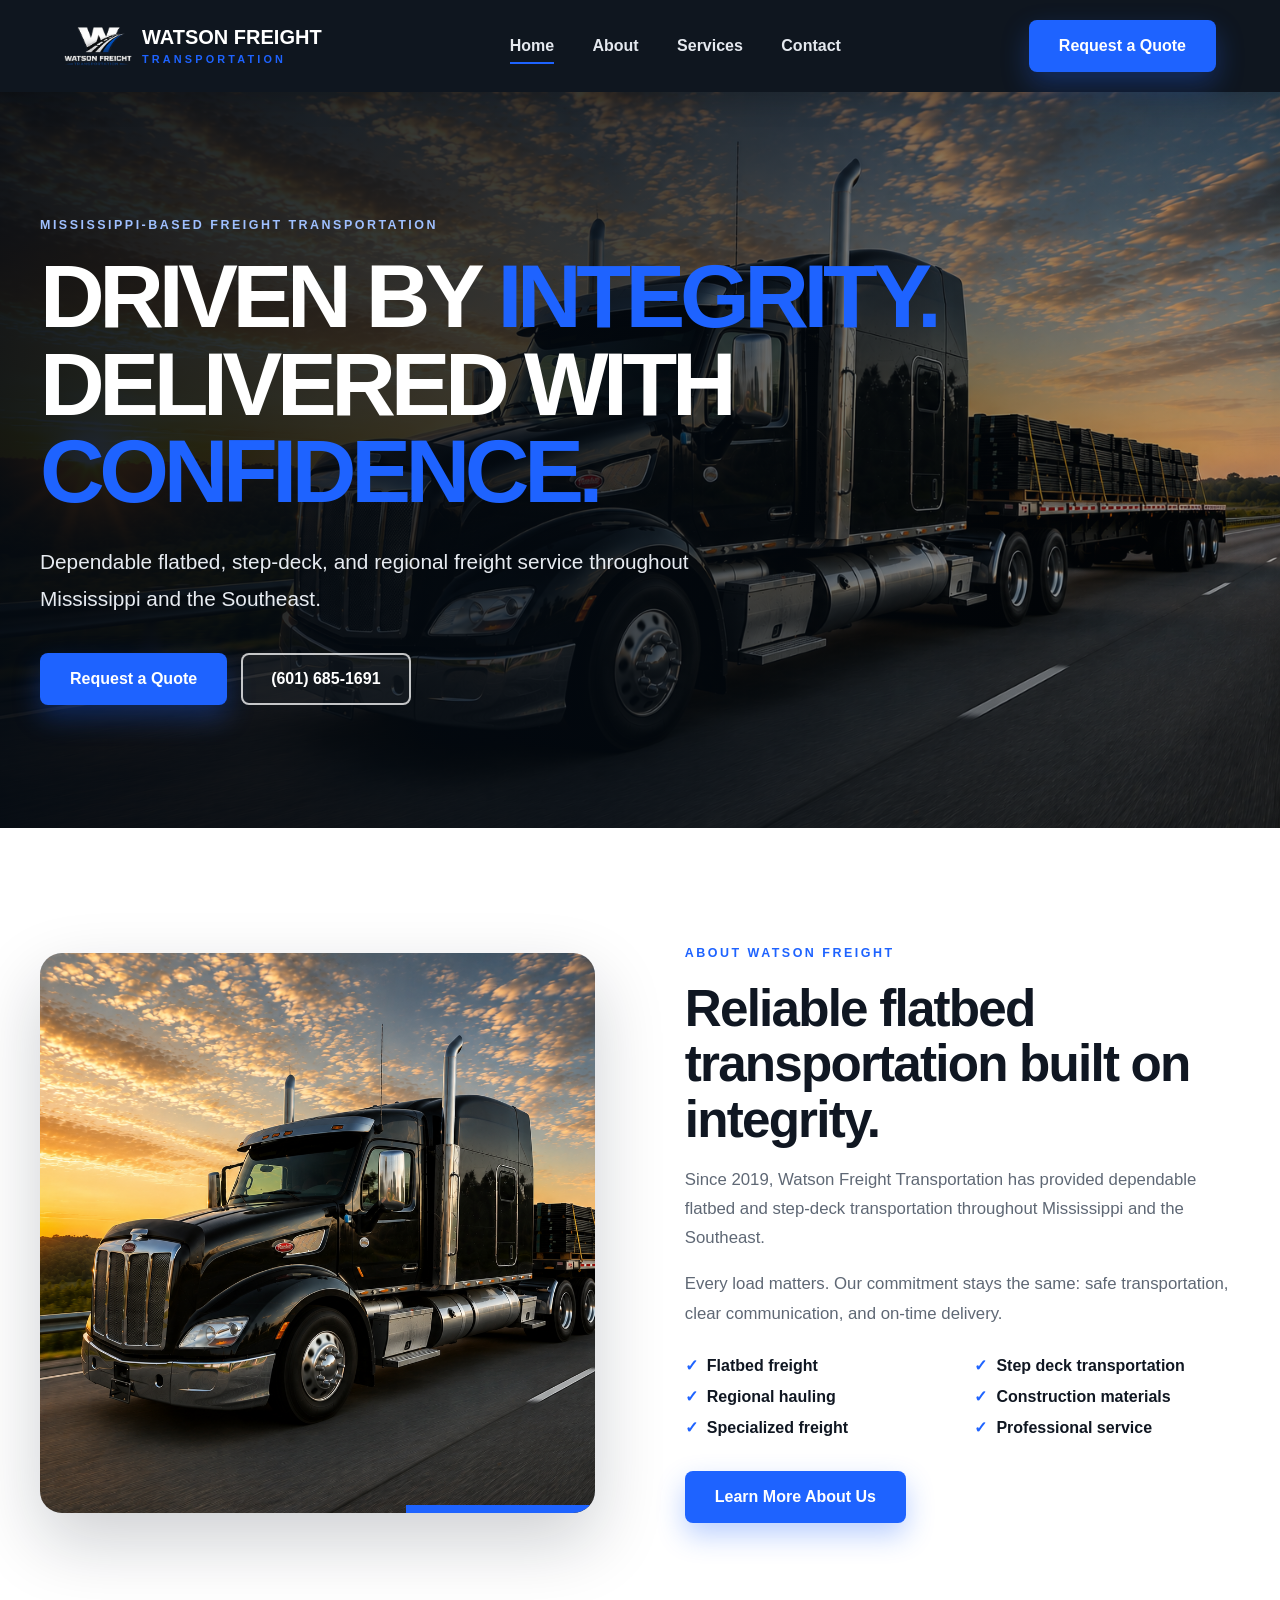
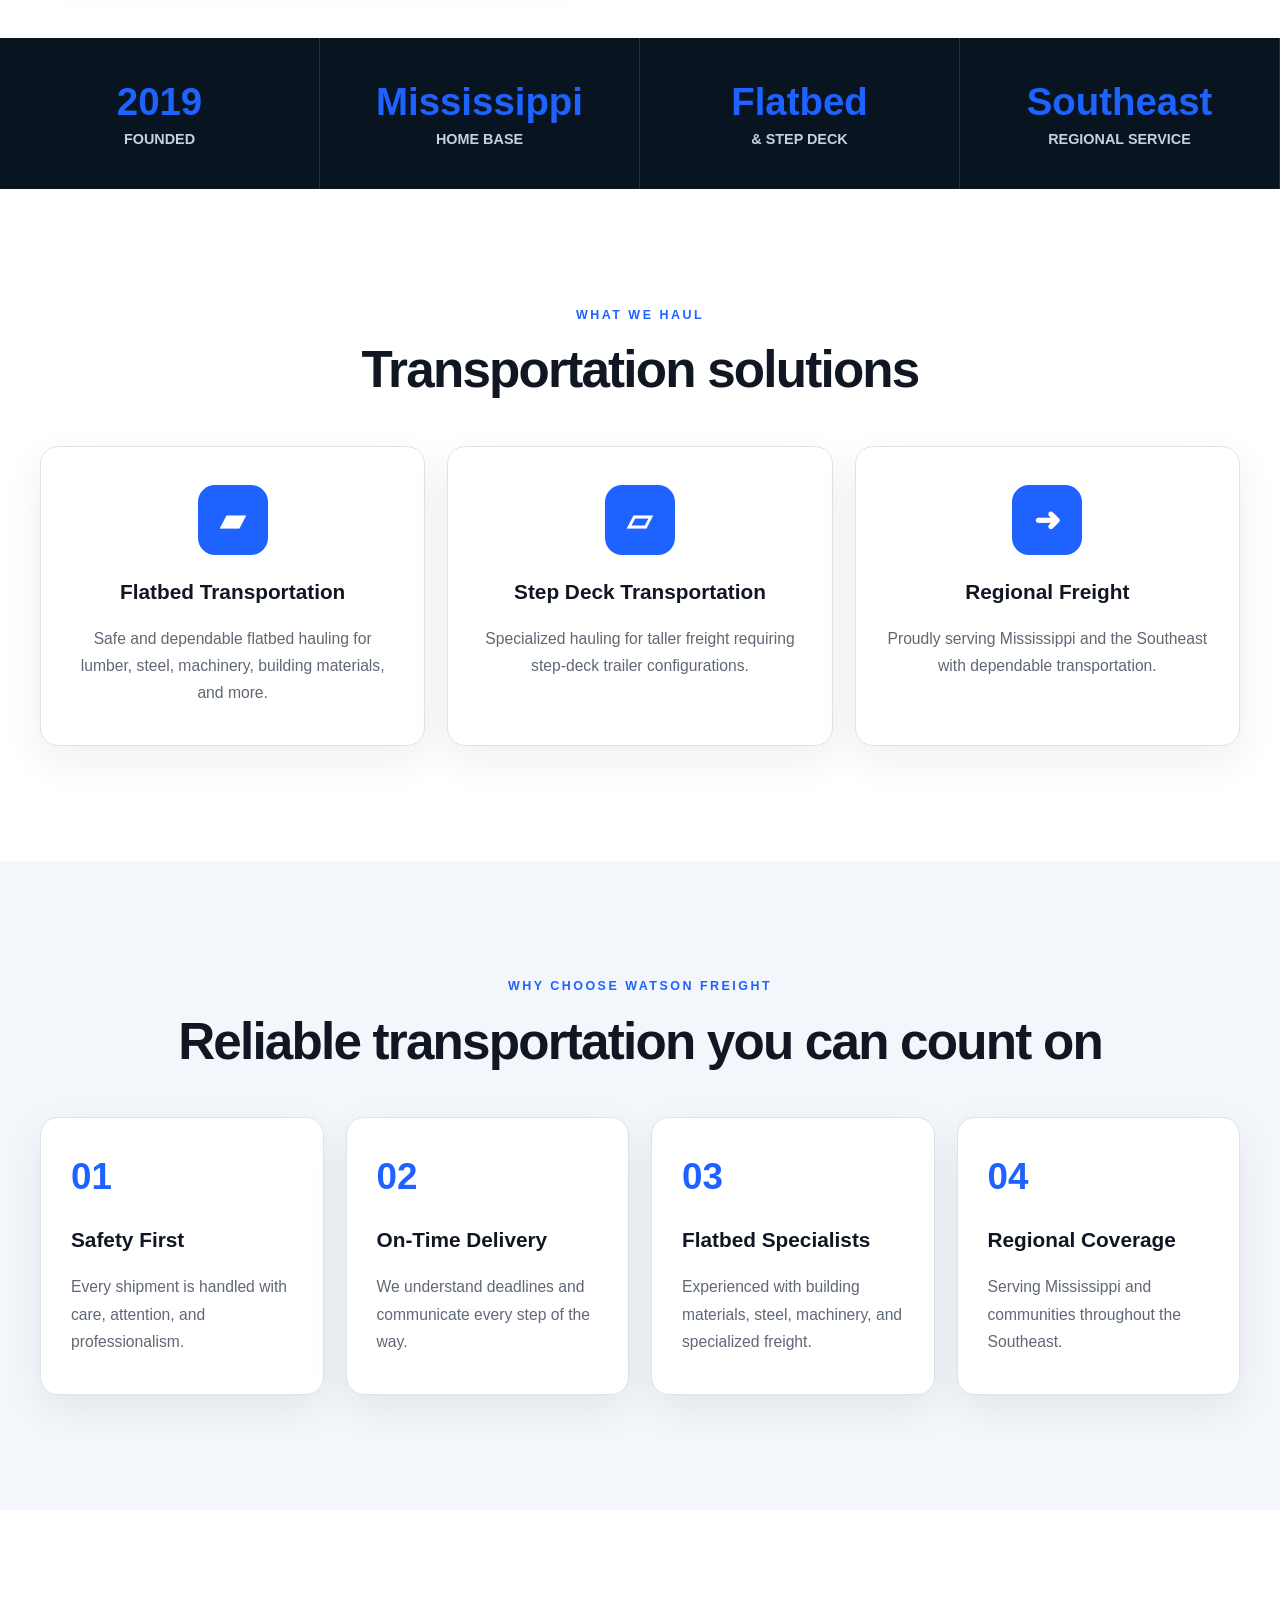
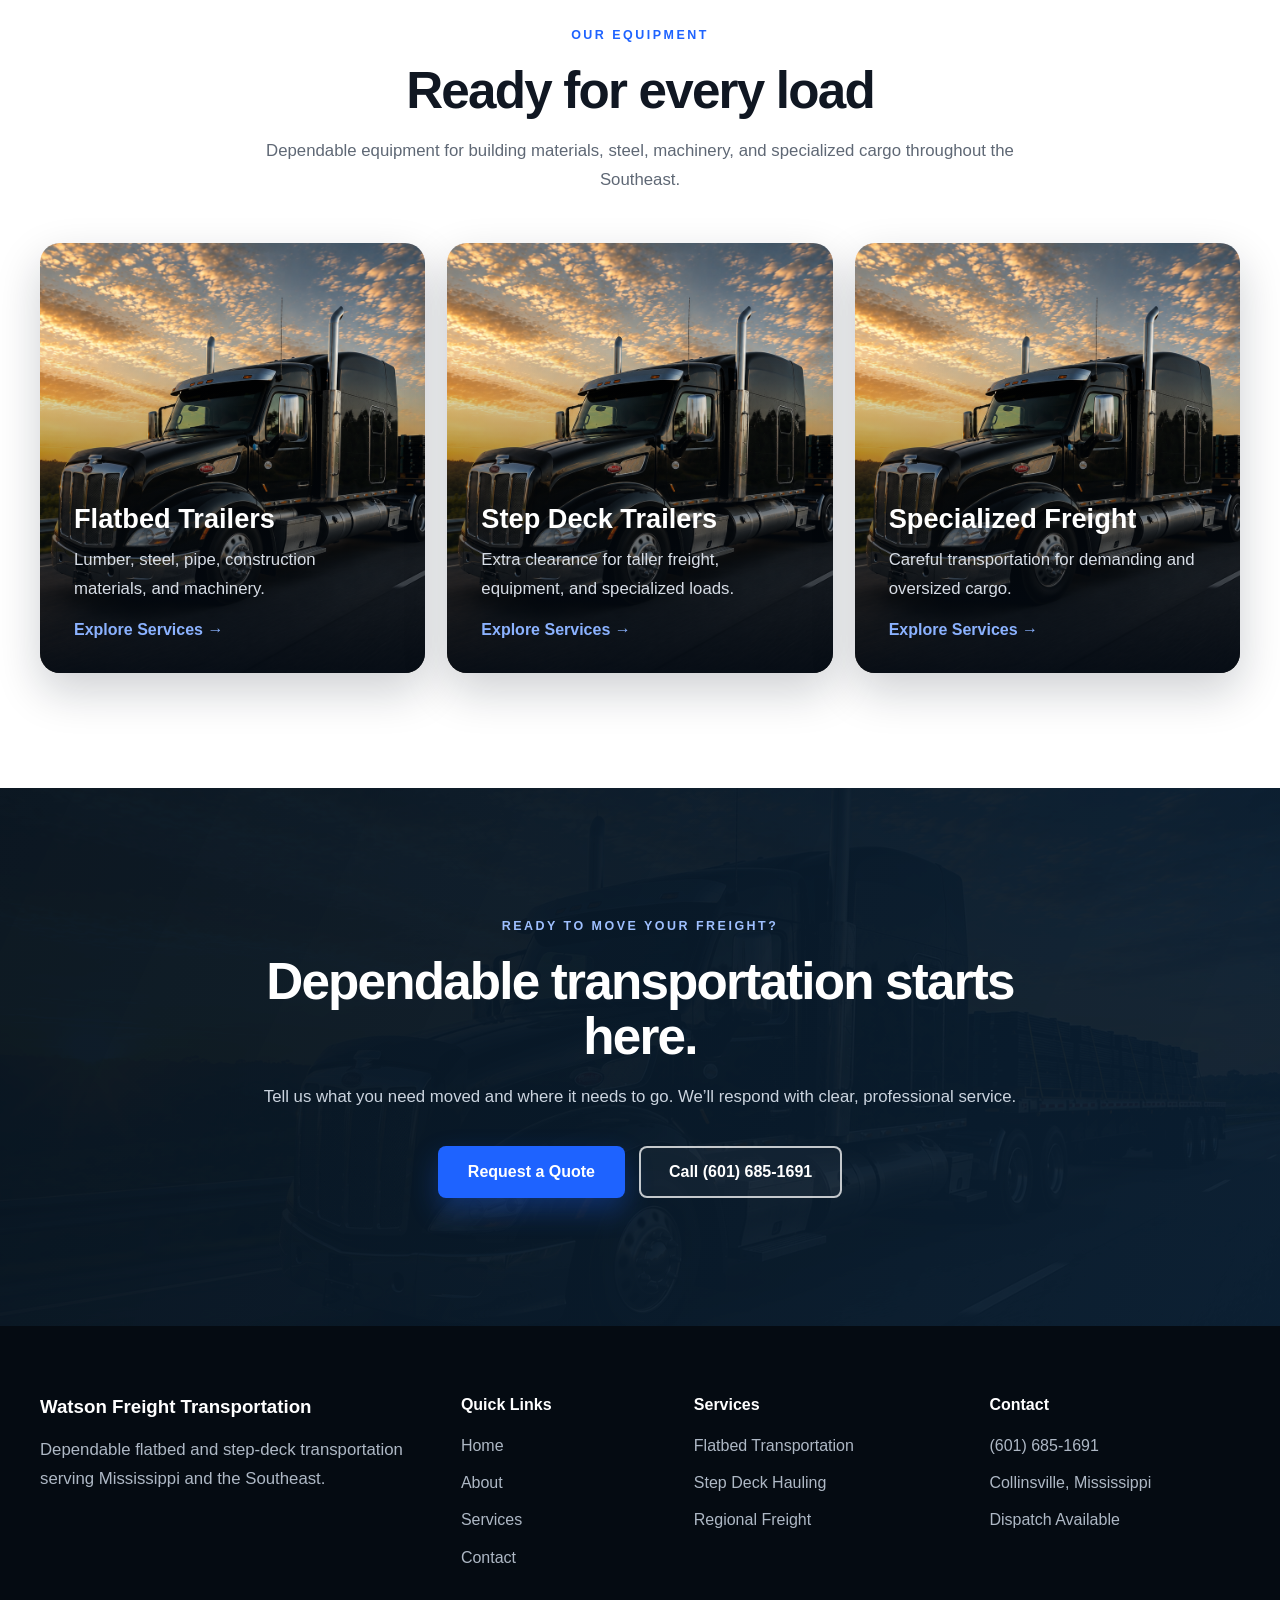
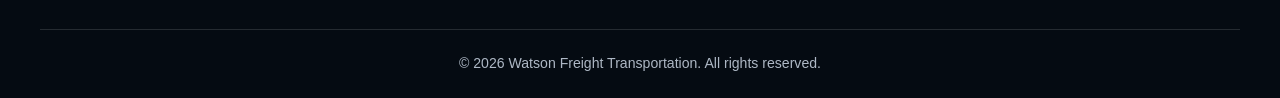
<file: index.html>
<!doctype html>
<html lang="en">
<head>
  <meta charset="utf-8">
  <meta name="viewport" content="width=device-width, initial-scale=1">
  <title>Watson Freight Transportation</title>
  <meta name="description" content="Dependable flatbed, step-deck, and regional freight transportation serving Mississippi and the Southeast.">
  <meta name="theme-color" content="#081521">
  <link rel="icon" href="images/watson-logo.png">
  <link rel="stylesheet" href="style.css">
</head>
<body>
<link rel="preload" as="image" href="images/watson-logo.png"/><link rel="preload" as="image" href="images/truck1.jpg"/><main><header class="site-header"><a class="brand" href="index.html" aria-label="Watson Freight home"><img src="images/watson-logo.png" alt=""/><span><strong>Watson Freight</strong><small>Transportation</small></span></a><nav aria-label="Main navigation"><a class="active" href="index.html">Home</a><a href="about.html">About</a><a href="services.html">Services</a><a href="contact.html">Contact</a></nav><a class="button button-primary header-quote" href="quote.html">Request a Quote</a></header><section class="hero"><div class="hero-shade"></div><div class="hero-inner"><p class="eyebrow light">Mississippi-based freight transportation</p><h1>Driven by <span>integrity.</span><br/>Delivered with <span>confidence.</span></h1><p class="hero-copy">Dependable flatbed, step-deck, and regional freight service throughout Mississippi and the Southeast.</p><div class="button-row"><a class="button button-primary" href="quote.html">Request a Quote</a><a class="button button-outline" href="tel:6016851691">(601) 685-1691</a></div></div></section><section class="split-section section"><div class="image-frame"><img src="images/truck1.jpg" alt="Watson Freight truck and trailer"/></div><div><p class="eyebrow">About Watson Freight</p><h2>Reliable flatbed transportation built on integrity.</h2><p>Since 2019, Watson Freight Transportation has provided dependable flatbed and step-deck transportation throughout Mississippi and the Southeast.</p><p>Every load matters. Our commitment stays the same: safe transportation, clear communication, and on-time delivery.</p><ul class="check-list"><li>Flatbed freight</li><li>Step deck transportation</li><li>Regional hauling</li><li>Construction materials</li><li>Specialized freight</li><li>Professional service</li></ul><a class="button button-primary" href="about.html">Learn More About Us</a></div></section><section class="fact-strip" aria-label="Company facts"><div><strong>2019</strong><span>Founded</span></div><div><strong>Mississippi</strong><span>Home Base</span></div><div><strong>Flatbed</strong><span>&amp; Step Deck</span></div><div><strong>Southeast</strong><span>Regional Service</span></div></section><section class="section centered"><p class="eyebrow">What We Haul</p><h2>Transportation solutions</h2><div class="card-grid three"><article class="service-card"><span class="service-icon" aria-hidden="true">▰</span><h3>Flatbed Transportation</h3><p>Safe and dependable flatbed hauling for lumber, steel, machinery, building materials, and more.</p></article><article class="service-card"><span class="service-icon" aria-hidden="true">▱</span><h3>Step Deck Transportation</h3><p>Specialized hauling for taller freight requiring step-deck trailer configurations.</p></article><article class="service-card"><span class="service-icon" aria-hidden="true">➜</span><h3>Regional Freight</h3><p>Proudly serving Mississippi and the Southeast with dependable transportation.</p></article></div></section><section class="section section-muted centered"><p class="eyebrow">Why Choose Watson Freight</p><h2>Reliable transportation you can count on</h2><div class="card-grid four"><article class="feature-card"><span class="number">01</span><h3>Safety First</h3><p>Every shipment is handled with care, attention, and professionalism.</p></article><article class="feature-card"><span class="number">02</span><h3>On-Time Delivery</h3><p>We understand deadlines and communicate every step of the way.</p></article><article class="feature-card"><span class="number">03</span><h3>Flatbed Specialists</h3><p>Experienced with building materials, steel, machinery, and specialized freight.</p></article><article class="feature-card"><span class="number">04</span><h3>Regional Coverage</h3><p>Serving Mississippi and communities throughout the Southeast.</p></article></div></section><section class="section centered"><p class="eyebrow">Our Equipment</p><h2>Ready for every load</h2><p class="section-intro">Dependable equipment for building materials, steel, machinery, and specialized cargo throughout the Southeast.</p><div class="equipment-grid"><article class="equipment-card equipment-1"><div><h3>Flatbed Trailers</h3><p>Lumber, steel, pipe, construction materials, and machinery.</p><a href="services.html">Explore Services →</a></div></article><article class="equipment-card equipment-2"><div><h3>Step Deck Trailers</h3><p>Extra clearance for taller freight, equipment, and specialized loads.</p><a href="services.html">Explore Services →</a></div></article><article class="equipment-card equipment-3"><div><h3>Specialized Freight</h3><p>Careful transportation for demanding and oversized cargo.</p><a href="services.html">Explore Services →</a></div></article></div></section><section class="cta"><p class="eyebrow light">Ready to move your freight?</p><h2>Dependable transportation starts here.</h2><p>Tell us what you need moved and where it needs to go. We’ll respond with clear, professional service.</p><div class="button-row centered-row"><a class="button button-primary" href="quote.html">Request a Quote</a><a class="button button-outline" href="tel:6016851691">Call (601) 685-1691</a></div></section><footer class="footer"><div class="footer-grid"><div><h3>Watson Freight Transportation</h3><p>Dependable flatbed and step-deck transportation serving Mississippi and the Southeast.</p></div><div><h4>Quick Links</h4><a href="index.html">Home</a><a href="about.html">About</a><a href="services.html">Services</a><a href="contact.html">Contact</a></div><div><h4>Services</h4><span>Flatbed Transportation</span><span>Step Deck Hauling</span><span>Regional Freight</span></div><div><h4>Contact</h4><a href="tel:6016851691">(601) 685-1691</a><span>Collinsville, Mississippi</span><span>Dispatch Available</span></div></div><p class="copyright">© 2026 Watson Freight Transportation. All rights reserved.</p></footer></main>
<script src="main.js" defer></script>
</body>
</html>
</file>
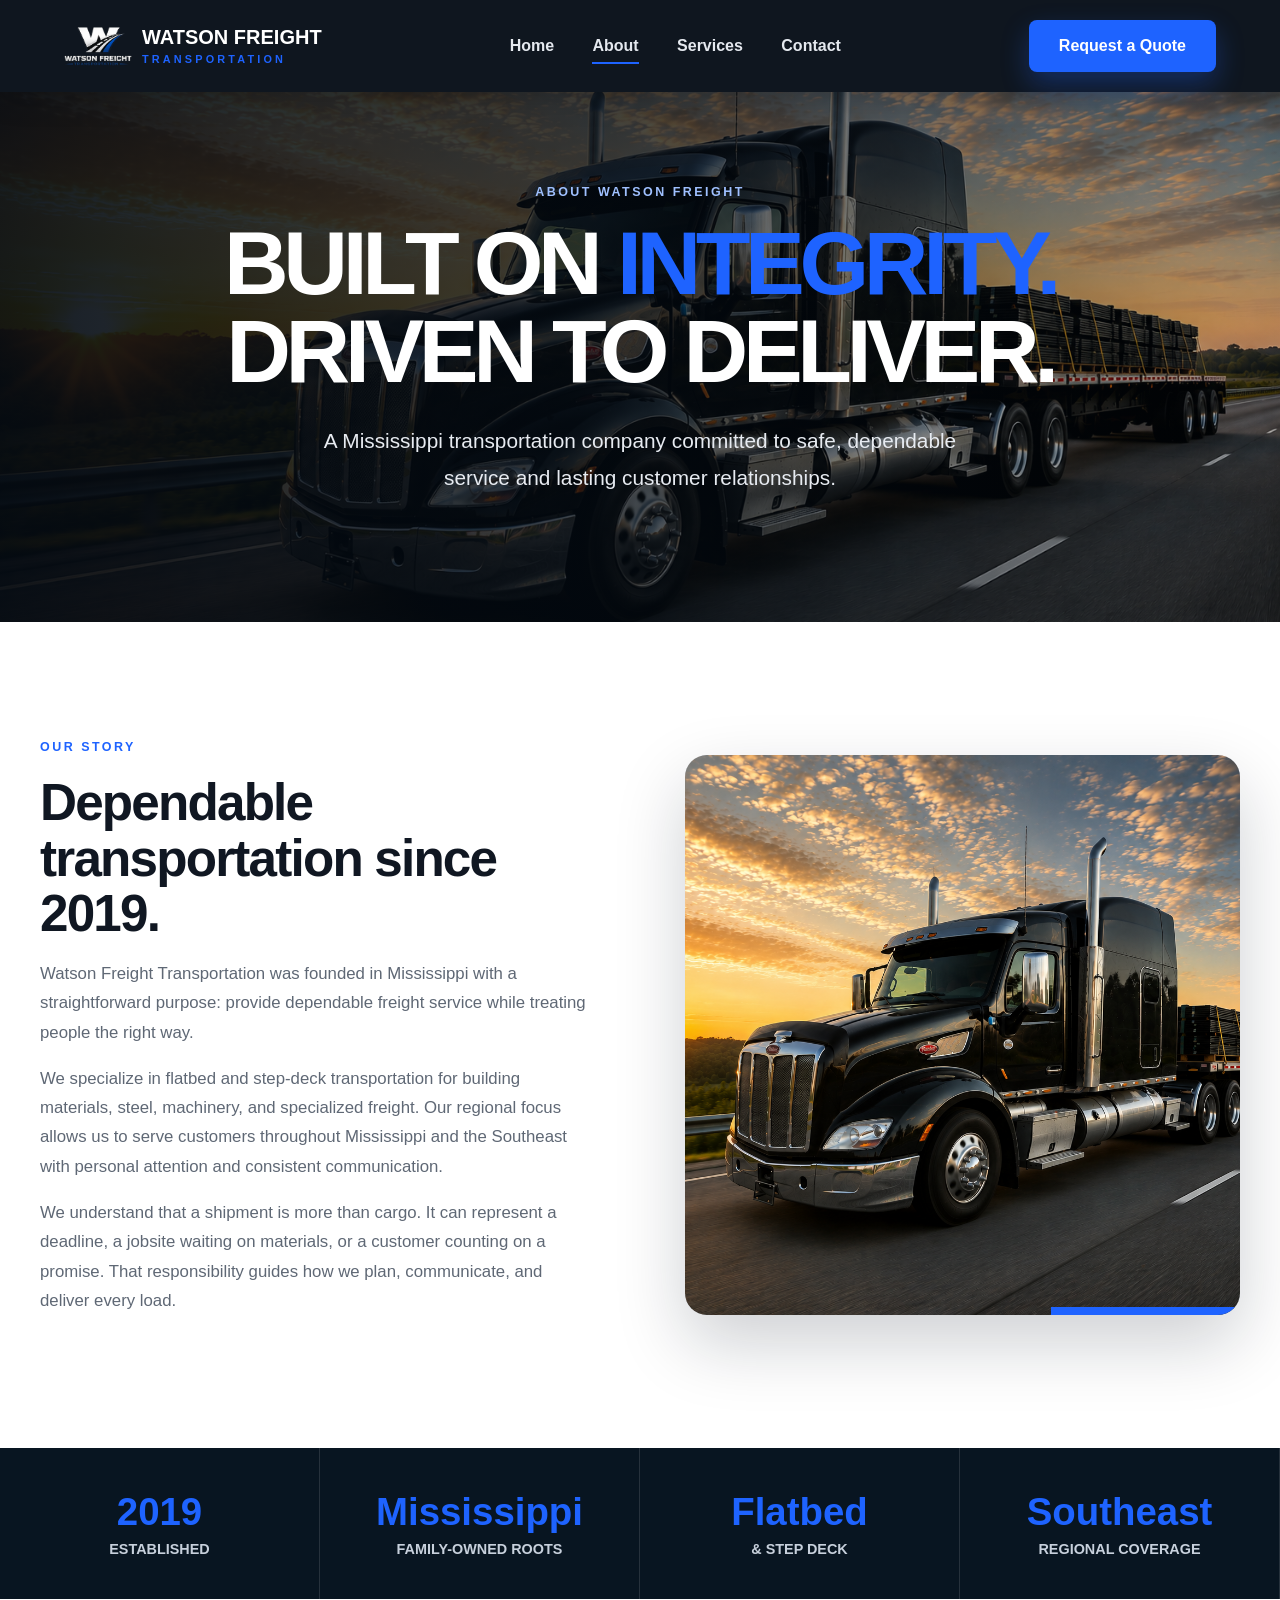
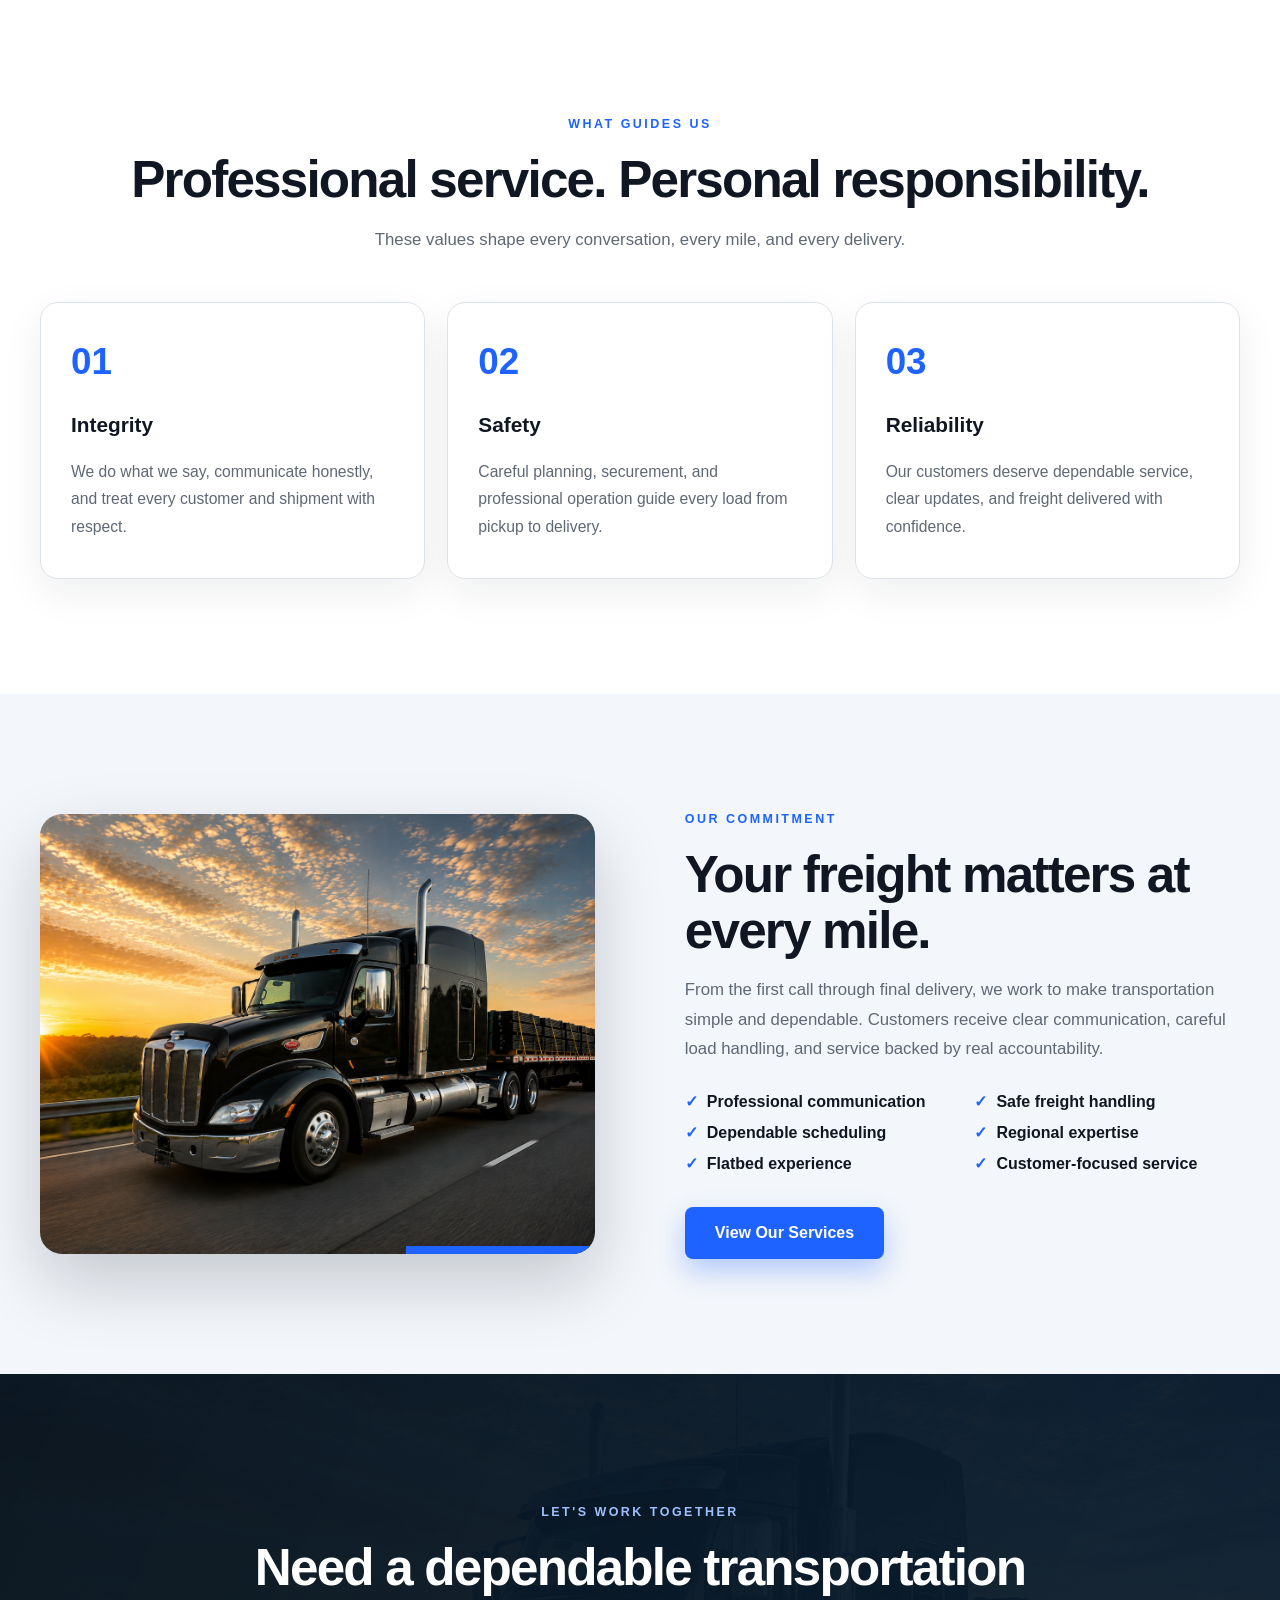
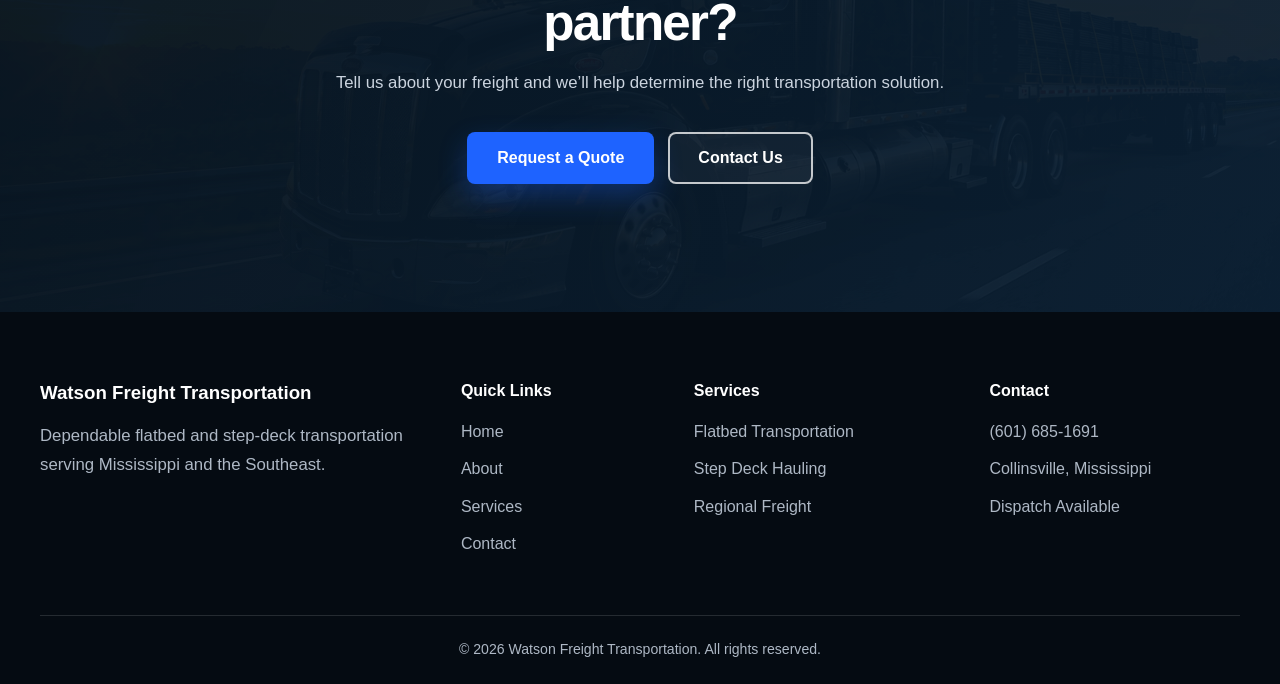
<file: about.html>
<!doctype html>
<html lang="en">
<head>
  <meta charset="utf-8">
  <meta name="viewport" content="width=device-width, initial-scale=1">
  <title>About Us | Watson Freight Transportation</title>
  <meta name="description" content="Learn about Watson Freight Transportation and our commitment to integrity, safety, and dependable service.">
  <meta name="theme-color" content="#081521">
  <link rel="icon" href="images/watson-logo.png">
  <link rel="stylesheet" href="style.css">
</head>
<body>
<link rel="preload" as="image" href="images/watson-logo.png"/><link rel="preload" as="image" href="images/hero-truck.jpg"/><link rel="preload" as="image" href="images/truck1.jpg"/><main><header class="site-header"><a class="brand" href="index.html" aria-label="Watson Freight home"><img src="images/watson-logo.png" alt=""/><span><strong>Watson Freight</strong><small>Transportation</small></span></a><nav aria-label="Main navigation"><a href="index.html">Home</a><a class="active" href="about.html">About</a><a href="services.html">Services</a><a href="contact.html">Contact</a></nav><a class="button button-primary header-quote" href="quote.html">Request a Quote</a></header><section class="hero" style="min-height:520px;background-position:center 58%"><div class="hero-shade"></div><div class="hero-inner" style="text-align:center"><p class="eyebrow light">About Watson Freight</p><h1 style="max-width:1000px;margin-inline:auto;font-size:clamp(3rem, 7vw, 5.8rem)">Built on <span>integrity.</span><br/>Driven to deliver.</h1><p class="hero-copy" style="margin-inline:auto">A Mississippi transportation company committed to safe, dependable service and lasting customer relationships.</p></div></section><section class="section split-section"><div><p class="eyebrow">Our Story</p><h2>Dependable transportation since 2019.</h2><p>Watson Freight Transportation was founded in Mississippi with a straightforward purpose: provide dependable freight service while treating people the right way.</p><p>We specialize in flatbed and step-deck transportation for building materials, steel, machinery, and specialized freight. Our regional focus allows us to serve customers throughout Mississippi and the Southeast with personal attention and consistent communication.</p><p>We understand that a shipment is more than cargo. It can represent a deadline, a jobsite waiting on materials, or a customer counting on a promise. That responsibility guides how we plan, communicate, and deliver every load.</p></div><div class="image-frame"><img src="images/hero-truck.jpg" alt="Watson Freight truck prepared for transport"/></div></section><section class="fact-strip" aria-label="Watson Freight company facts"><div><strong>2019</strong><span>Established</span></div><div><strong>Mississippi</strong><span>Family-Owned Roots</span></div><div><strong>Flatbed</strong><span>&amp; Step Deck</span></div><div><strong>Southeast</strong><span>Regional Coverage</span></div></section><section class="section centered"><p class="eyebrow">What Guides Us</p><h2>Professional service. Personal responsibility.</h2><p class="section-intro">These values shape every conversation, every mile, and every delivery.</p><div class="card-grid three"><article class="feature-card"><span class="number">01</span><h3>Integrity</h3><p>We do what we say, communicate honestly, and treat every customer and shipment with respect.</p></article><article class="feature-card"><span class="number">02</span><h3>Safety</h3><p>Careful planning, securement, and professional operation guide every load from pickup to delivery.</p></article><article class="feature-card"><span class="number">03</span><h3>Reliability</h3><p>Our customers deserve dependable service, clear updates, and freight delivered with confidence.</p></article></div></section><section class="section section-muted split-section"><div class="image-frame" style="min-height:440px"><img src="images/truck1.jpg" alt="Flatbed freight transportation" style="min-height:440px"/></div><div><p class="eyebrow">Our Commitment</p><h2>Your freight matters at every mile.</h2><p>From the first call through final delivery, we work to make transportation simple and dependable. Customers receive clear communication, careful load handling, and service backed by real accountability.</p><ul class="check-list"><li>Professional communication</li><li>Safe freight handling</li><li>Dependable scheduling</li><li>Regional expertise</li><li>Flatbed experience</li><li>Customer-focused service</li></ul><a class="button button-primary" href="services.html">View Our Services</a></div></section><section class="cta"><p class="eyebrow light">Let&#x27;s Work Together</p><h2>Need a dependable transportation partner?</h2><p>Tell us about your freight and we’ll help determine the right transportation solution.</p><div class="button-row centered-row"><a class="button button-primary" href="quote.html">Request a Quote</a><a class="button button-outline" href="contact.html">Contact Us</a></div></section><footer class="footer"><div class="footer-grid"><div><h3>Watson Freight Transportation</h3><p>Dependable flatbed and step-deck transportation serving Mississippi and the Southeast.</p></div><div><h4>Quick Links</h4><a href="index.html">Home</a><a href="about.html">About</a><a href="services.html">Services</a><a href="contact.html">Contact</a></div><div><h4>Services</h4><span>Flatbed Transportation</span><span>Step Deck Hauling</span><span>Regional Freight</span></div><div><h4>Contact</h4><a href="tel:6016851691">(601) 685-1691</a><span>Collinsville, Mississippi</span><span>Dispatch Available</span></div></div><p class="copyright">© 2026 Watson Freight Transportation. All rights reserved.</p></footer></main>
<script src="main.js" defer></script>
</body>
</html>
</file>
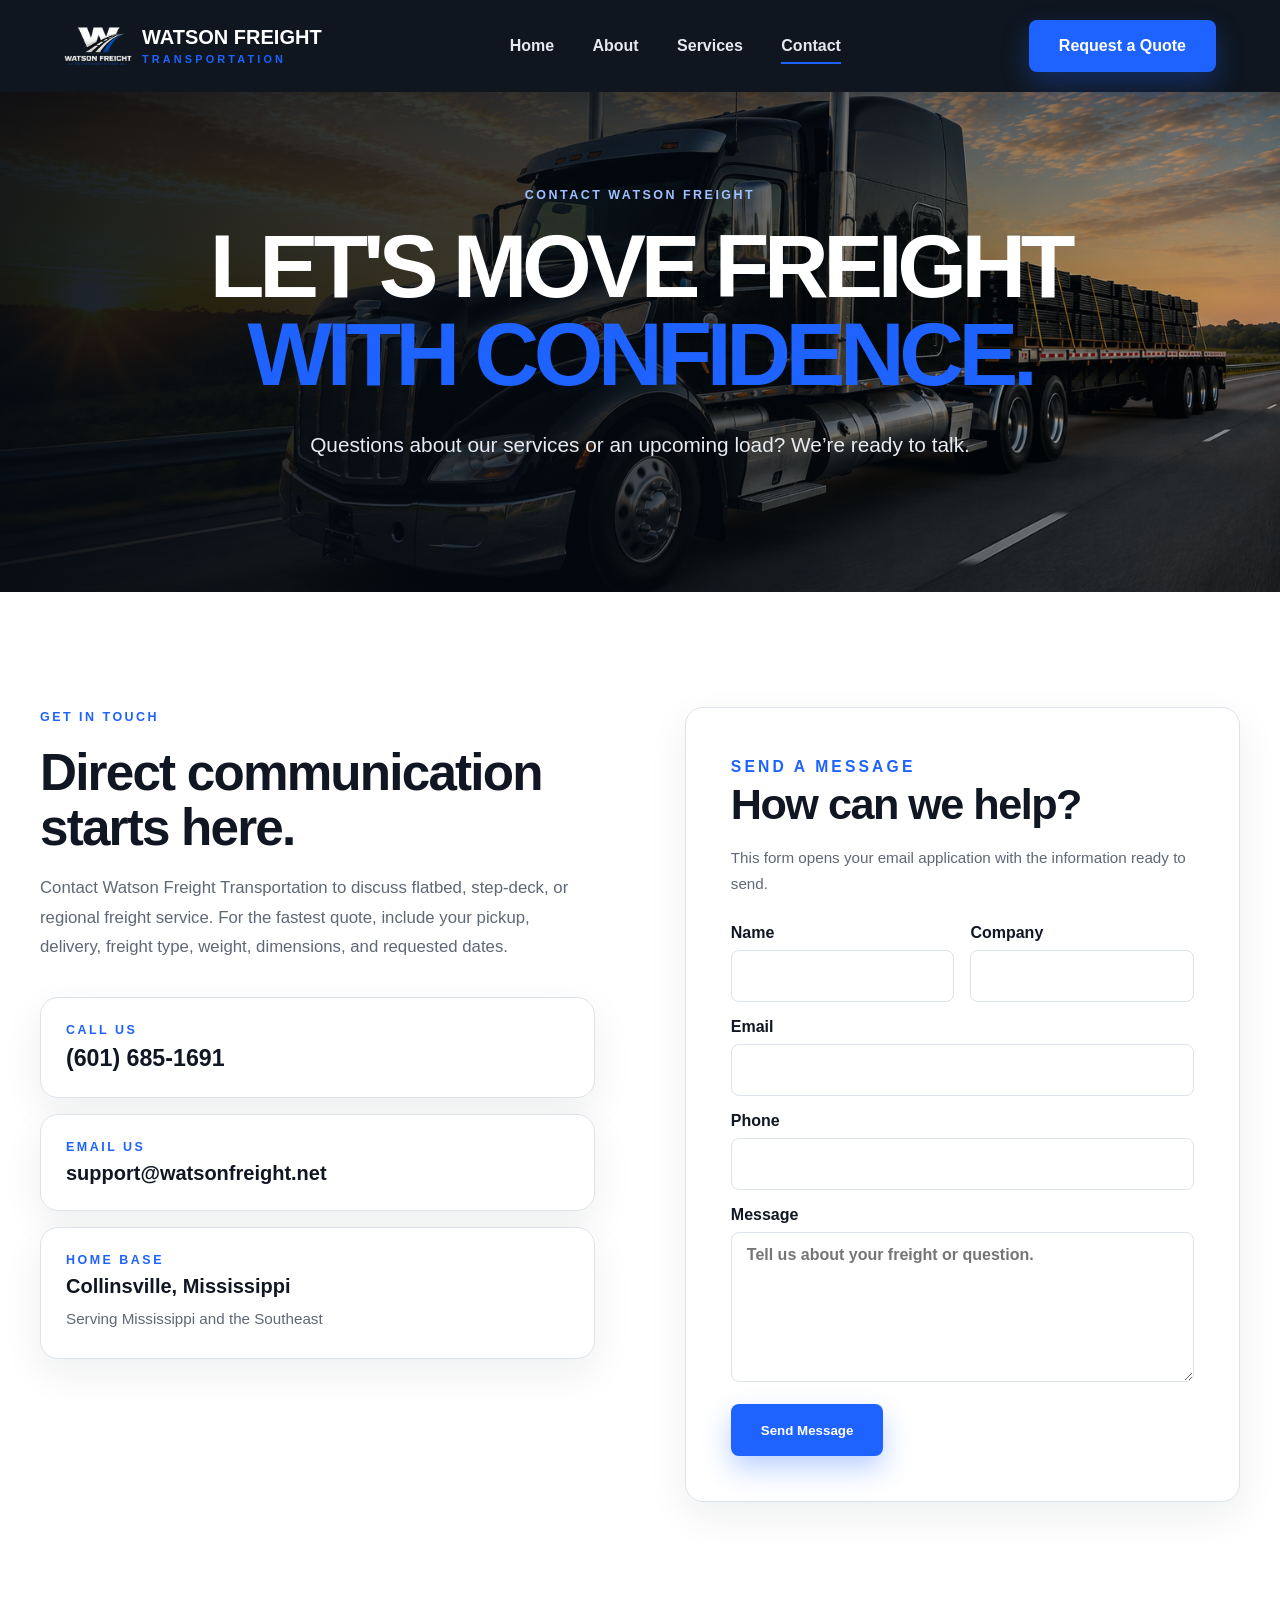
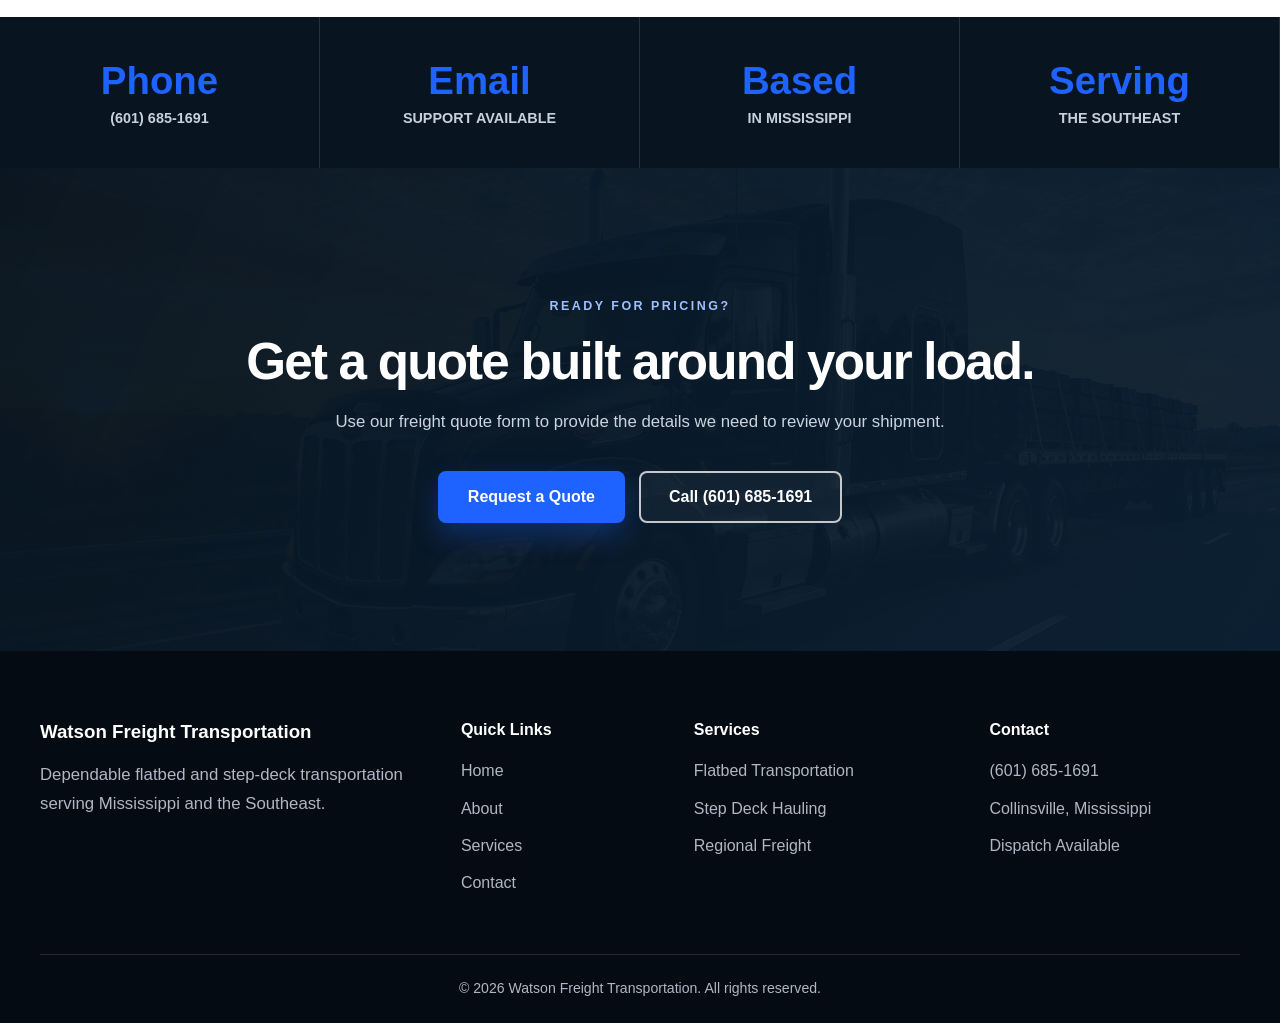
<file: contact.html>
<!doctype html>
<html lang="en">
<head>
  <meta charset="utf-8">
  <meta name="viewport" content="width=device-width, initial-scale=1">
  <title>Contact Us | Watson Freight Transportation</title>
  <meta name="description" content="Contact Watson Freight Transportation for service throughout Mississippi and the Southeast.">
  <meta name="theme-color" content="#081521">
  <link rel="icon" href="images/watson-logo.png">
  <link rel="stylesheet" href="style.css">
</head>
<body>
<link rel="preload" as="image" href="images/watson-logo.png"/><main><header class="site-header"><a class="brand" href="index.html" aria-label="Watson Freight home"><img src="images/watson-logo.png" alt=""/><span><strong>Watson Freight</strong><small>Transportation</small></span></a><nav aria-label="Main navigation"><a href="index.html">Home</a><a href="about.html">About</a><a href="services.html">Services</a><a class="active" href="contact.html">Contact</a></nav><a class="button button-primary header-quote" href="quote.html">Request a Quote</a></header><section class="hero" style="min-height:500px;background-position:center 60%"><div class="hero-shade"></div><div class="hero-inner" style="text-align:center"><p class="eyebrow light">Contact Watson Freight</p><h1 style="max-width:950px;margin-inline:auto;font-size:clamp(3rem, 7vw, 5.6rem)">Let&#x27;s move freight<br/><span>with confidence.</span></h1><p class="hero-copy" style="margin-inline:auto">Questions about our services or an upcoming load? We’re ready to talk.</p></div></section><section class="section split-section" style="align-items:start"><div><p class="eyebrow">Get in Touch</p><h2>Direct communication starts here.</h2><p>Contact Watson Freight Transportation to discuss flatbed, step-deck, or regional freight service. For the fastest quote, include your pickup, delivery, freight type, weight, dimensions, and requested dates.</p><div style="display:grid;gap:16px;margin-top:36px"><a class="service-card" href="tel:6016851691" style="display:block;padding:25px;text-align:left"><span class="eyebrow" style="display:block;margin-bottom:8px">Call Us</span><strong style="font-size:1.45rem">(601) 685-1691</strong></a><a class="service-card" href="mailto:support@watsonfreight.net" style="display:block;padding:25px;text-align:left"><span class="eyebrow" style="display:block;margin-bottom:8px">Email Us</span><strong style="font-size:1.25rem;overflow-wrap:anywhere">support@watsonfreight.net</strong></a><div class="service-card" style="padding:25px;text-align:left"><span class="eyebrow" style="display:block;margin-bottom:8px">Home Base</span><strong style="font-size:1.25rem">Collinsville, Mississippi</strong><p style="margin:8px 0 0;font-size:.95rem">Serving Mississippi and the Southeast</p></div></div></div><form class="service-card" style="padding:clamp(25px, 5vw, 45px);text-align:left" action="mailto:support@watsonfreight.net" encType="text/plain" method="post"><p class="eyebrow">Send a Message</p><h2 style="font-size:clamp(1.9rem, 4vw, 2.7rem)">How can we help?</h2><p style="font-size:.95rem">This form opens your email application with the information ready to send.</p><div style="display:grid;grid-template-columns:1fr 1fr;gap:16px;margin-top:26px"><label style="display:grid;gap:8px;font-weight:700">Name<input style="width:100%;min-height:52px;padding:13px 15px;border:1px solid var(--line);border-radius:8px;background:white;color:var(--ink);font:inherit" type="text" autoComplete="name" required="" name="Name"/></label><label style="display:grid;gap:8px;font-weight:700">Company<input style="width:100%;min-height:52px;padding:13px 15px;border:1px solid var(--line);border-radius:8px;background:white;color:var(--ink);font:inherit" type="text" autoComplete="organization" name="Company"/></label></div><label style="display:grid;gap:8px;margin-top:16px;font-weight:700">Email<input style="width:100%;min-height:52px;padding:13px 15px;border:1px solid var(--line);border-radius:8px;background:white;color:var(--ink);font:inherit" type="email" autoComplete="email" required="" name="Email"/></label><label style="display:grid;gap:8px;margin-top:16px;font-weight:700">Phone<input style="width:100%;min-height:52px;padding:13px 15px;border:1px solid var(--line);border-radius:8px;background:white;color:var(--ink);font:inherit" type="tel" autoComplete="tel" name="Phone"/></label><label style="display:grid;gap:8px;margin-top:16px;font-weight:700">Message<textarea style="width:100%;min-height:150px;padding:13px 15px;border:1px solid var(--line);border-radius:8px;background:white;color:var(--ink);font:inherit;resize:vertical" name="Message" placeholder="Tell us about your freight or question." required=""></textarea></label><button class="button button-primary" type="submit" style="margin-top:22px;cursor:pointer">Send Message</button></form></section><section class="fact-strip" aria-label="Contact and service details"><div><strong>Phone</strong><span>(601) 685-1691</span></div><div><strong>Email</strong><span>Support Available</span></div><div><strong>Based</strong><span>In Mississippi</span></div><div><strong>Serving</strong><span>The Southeast</span></div></section><section class="cta"><p class="eyebrow light">Ready for Pricing?</p><h2>Get a quote built around your load.</h2><p>Use our freight quote form to provide the details we need to review your shipment.</p><div class="button-row centered-row"><a class="button button-primary" href="quote.html">Request a Quote</a><a class="button button-outline" href="tel:6016851691">Call (601) 685-1691</a></div></section><footer class="footer"><div class="footer-grid"><div><h3>Watson Freight Transportation</h3><p>Dependable flatbed and step-deck transportation serving Mississippi and the Southeast.</p></div><div><h4>Quick Links</h4><a href="index.html">Home</a><a href="about.html">About</a><a href="services.html">Services</a><a href="contact.html">Contact</a></div><div><h4>Services</h4><span>Flatbed Transportation</span><span>Step Deck Hauling</span><span>Regional Freight</span></div><div><h4>Contact</h4><a href="tel:6016851691">(601) 685-1691</a><span>Collinsville, Mississippi</span><span>Dispatch Available</span></div></div><p class="copyright">© 2026 Watson Freight Transportation. All rights reserved.</p></footer></main>
<script src="main.js" defer></script>
</body>
</html>
</file>
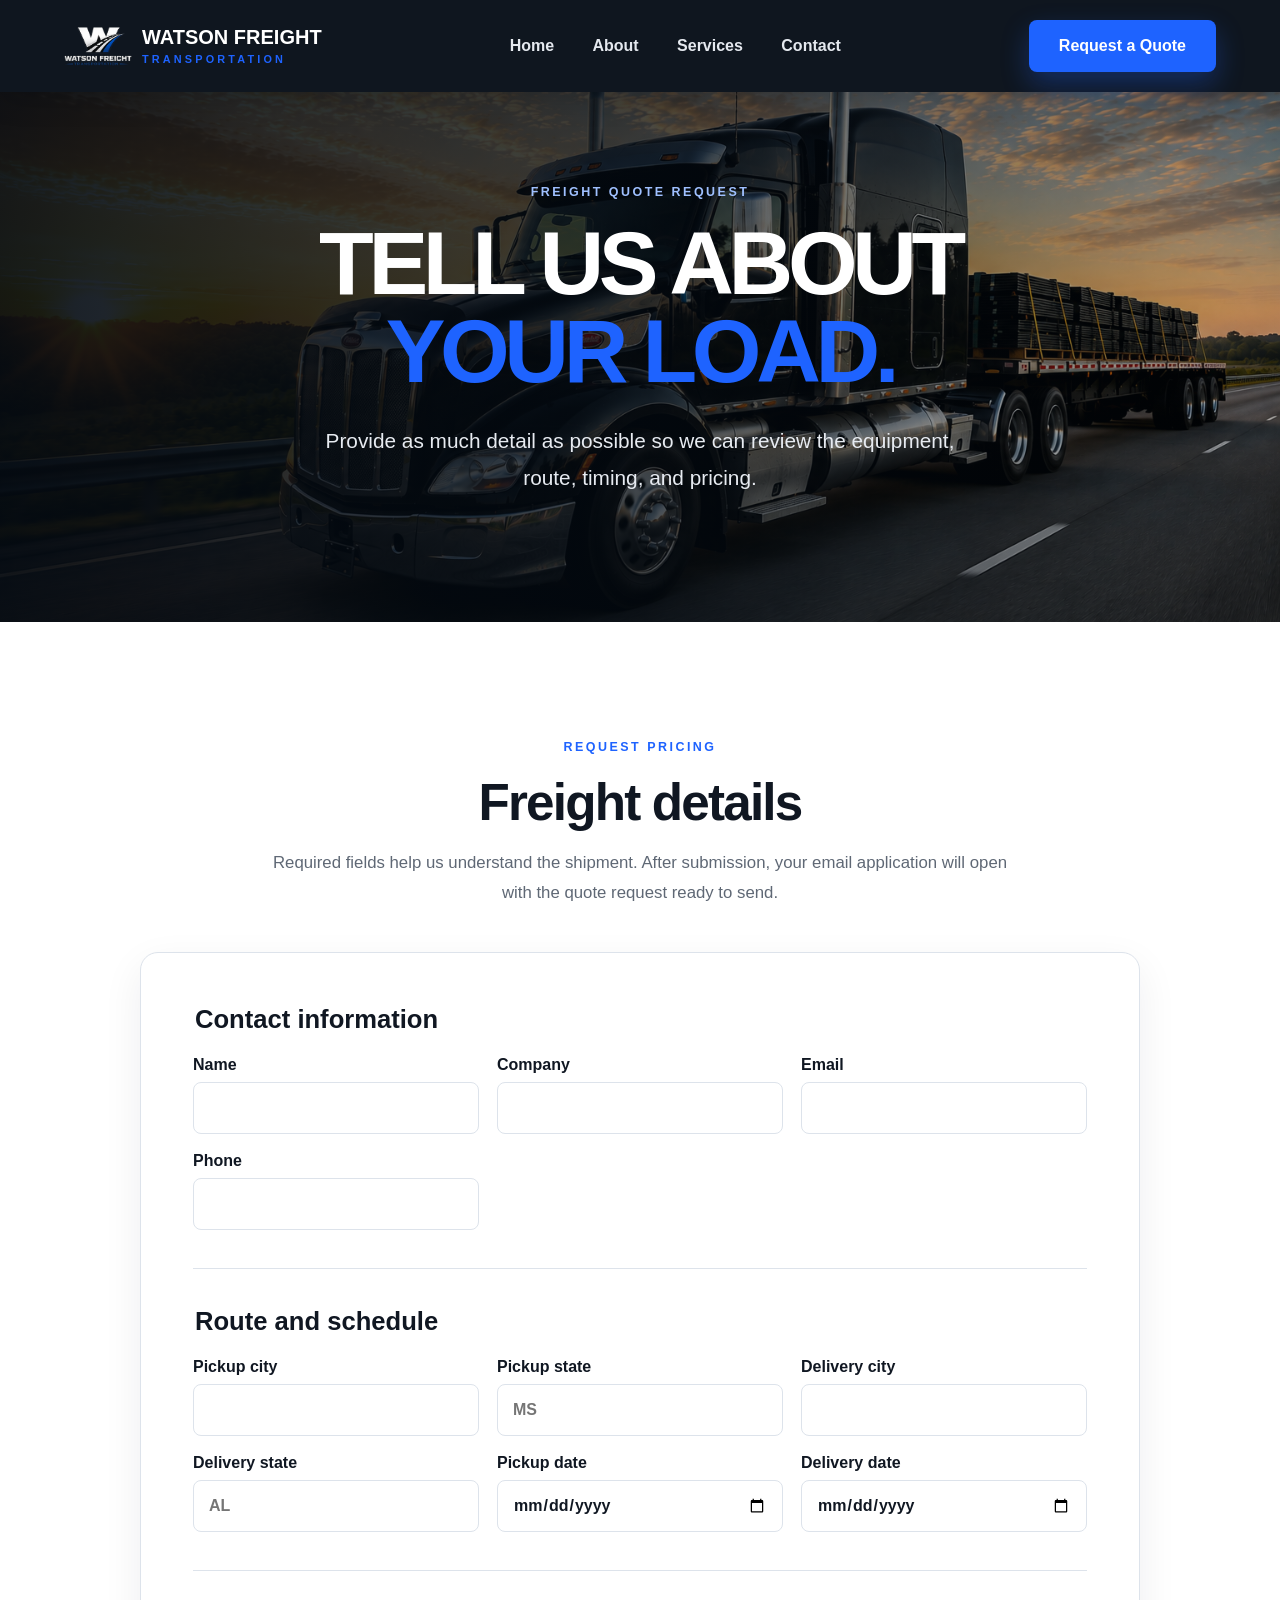
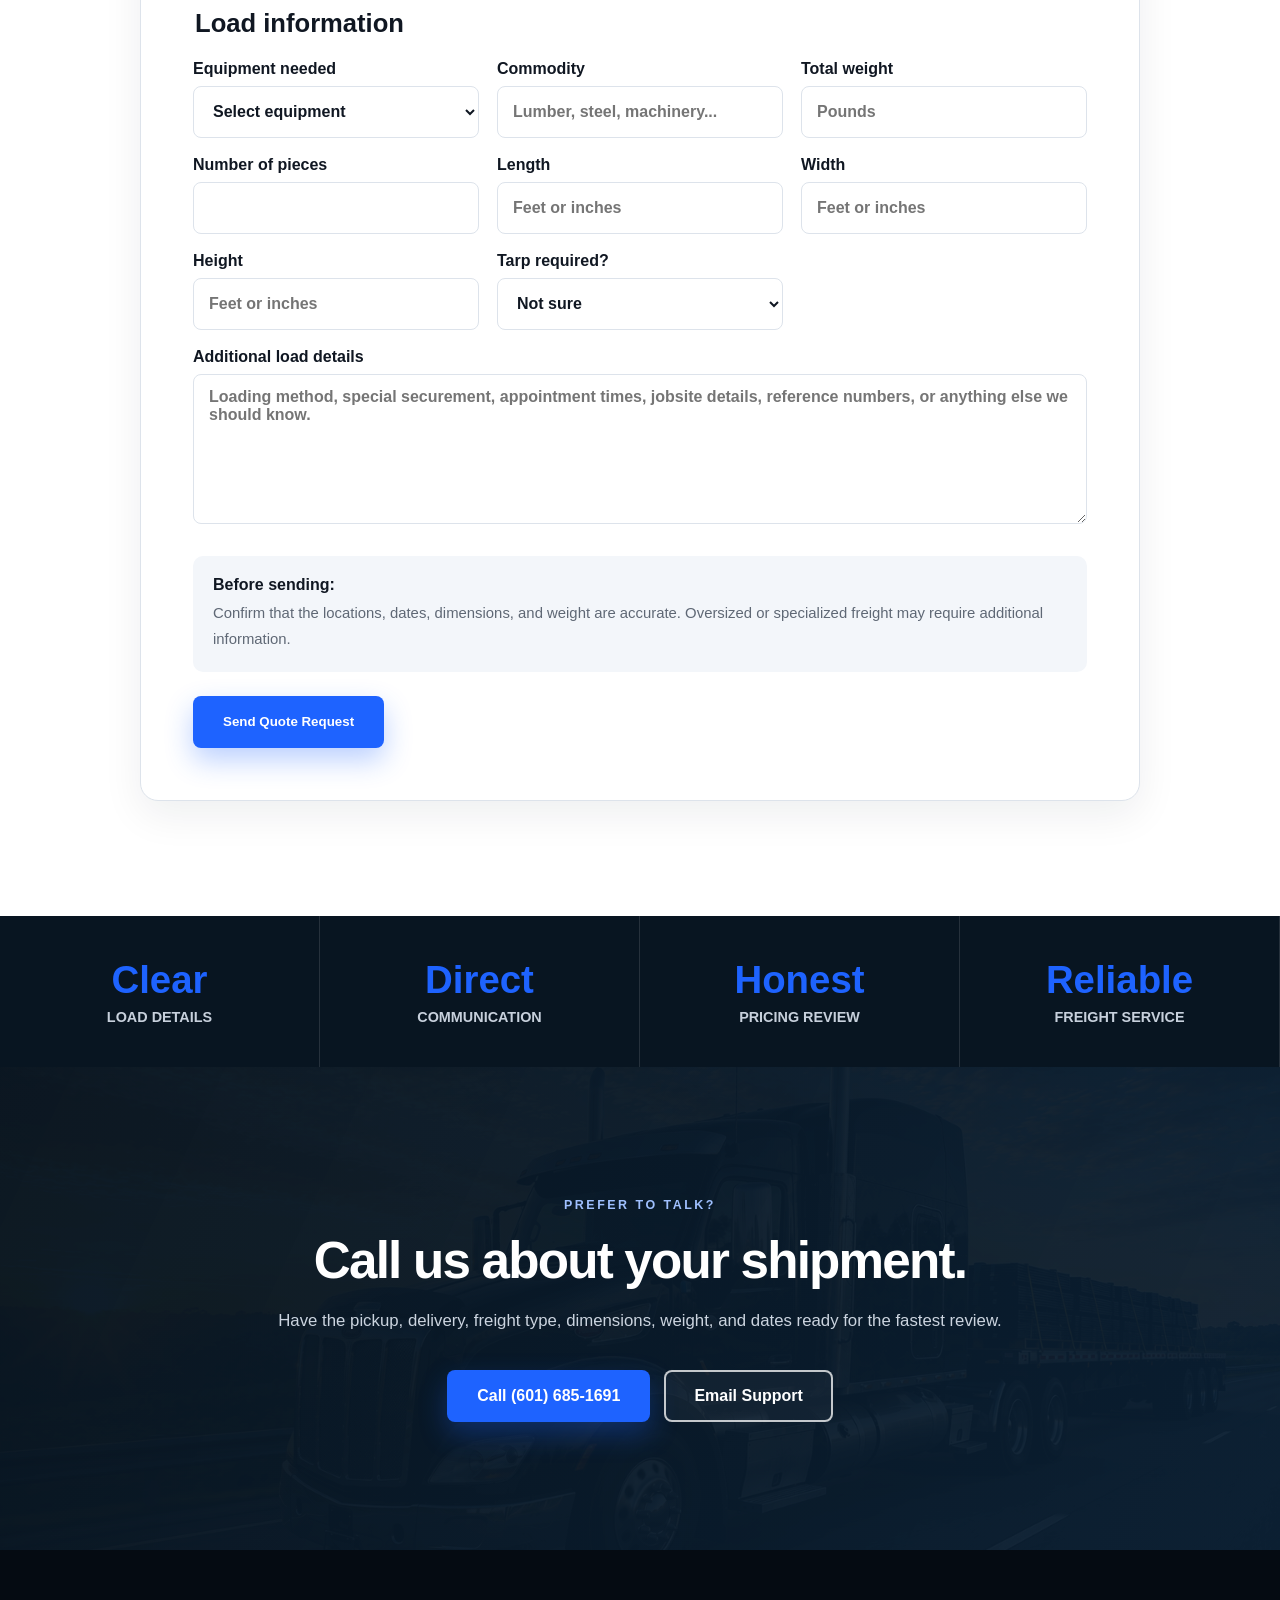
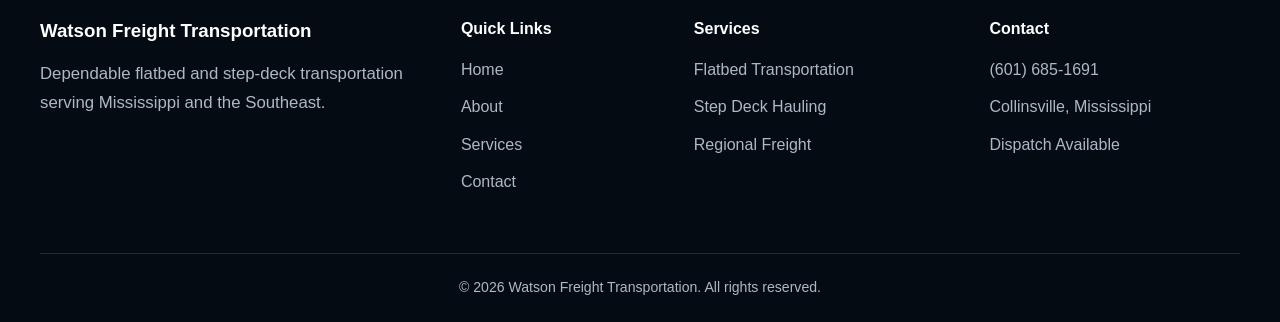
<file: quote.html>
<!doctype html>
<html lang="en">
<head>
  <meta charset="utf-8">
  <meta name="viewport" content="width=device-width, initial-scale=1">
  <title>Request a Freight Quote | Watson Freight Transportation</title>
  <meta name="description" content="Request flatbed, step-deck, or regional freight pricing.">
  <meta name="theme-color" content="#081521">
  <link rel="icon" href="images/watson-logo.png">
  <link rel="stylesheet" href="style.css">
</head>
<body>
<link rel="preload" as="image" href="images/watson-logo.png"/><main><header class="site-header"><a class="brand" href="index.html" aria-label="Watson Freight home"><img src="images/watson-logo.png" alt=""/><span><strong>Watson Freight</strong><small>Transportation</small></span></a><nav aria-label="Main navigation"><a href="index.html">Home</a><a href="about.html">About</a><a href="services.html">Services</a><a href="contact.html">Contact</a></nav><a class="button button-primary header-quote" href="quote.html" aria-current="page">Request a Quote</a></header><section class="hero" style="min-height:480px;background-position:center 62%"><div class="hero-shade"></div><div class="hero-inner" style="text-align:center"><p class="eyebrow light">Freight Quote Request</p><h1 style="max-width:1000px;margin-inline:auto;font-size:clamp(3rem, 7vw, 5.6rem)">Tell us about<br/><span>your load.</span></h1><p class="hero-copy" style="margin-inline:auto">Provide as much detail as possible so we can review the equipment, route, timing, and pricing.</p></div></section><section class="section" style="max-width:1000px"><div style="text-align:center;margin-bottom:45px"><p class="eyebrow">Request Pricing</p><h2>Freight details</h2><p class="section-intro">Required fields help us understand the shipment. After submission, your email application will open with the quote request ready to send.</p></div><form class="service-card" style="padding:clamp(24px, 5vw, 52px);text-align:left" action="mailto:support@watsonfreight.net" encType="text/plain" method="post"><fieldset style="margin:0;padding:0;border:0"><legend style="margin-bottom:22px;font-size:1.6rem;font-weight:900">Contact information</legend><div style="display:grid;grid-template-columns:repeat(auto-fit, minmax(230px, 1fr));gap:18px"><label style="display:grid;gap:8px;font-weight:700">Name<input style="width:100%;min-height:52px;padding:13px 15px;border:1px solid var(--line);border-radius:8px;background:white;color:var(--ink);font:inherit" autoComplete="name" required="" name="Name"/></label><label style="display:grid;gap:8px;font-weight:700">Company<input style="width:100%;min-height:52px;padding:13px 15px;border:1px solid var(--line);border-radius:8px;background:white;color:var(--ink);font:inherit" autoComplete="organization" name="Company"/></label><label style="display:grid;gap:8px;font-weight:700">Email<input style="width:100%;min-height:52px;padding:13px 15px;border:1px solid var(--line);border-radius:8px;background:white;color:var(--ink);font:inherit" type="email" autoComplete="email" required="" name="Email"/></label><label style="display:grid;gap:8px;font-weight:700">Phone<input style="width:100%;min-height:52px;padding:13px 15px;border:1px solid var(--line);border-radius:8px;background:white;color:var(--ink);font:inherit" type="tel" autoComplete="tel" required="" name="Phone"/></label></div></fieldset><hr style="margin:38px 0;border:0;border-top:1px solid var(--line)"/><fieldset style="margin:0;padding:0;border:0"><legend style="margin-bottom:22px;font-size:1.6rem;font-weight:900">Route and schedule</legend><div style="display:grid;grid-template-columns:repeat(auto-fit, minmax(230px, 1fr));gap:18px"><label style="display:grid;gap:8px;font-weight:700">Pickup city<input style="width:100%;min-height:52px;padding:13px 15px;border:1px solid var(--line);border-radius:8px;background:white;color:var(--ink);font:inherit" required="" name="Pickup city"/></label><label style="display:grid;gap:8px;font-weight:700">Pickup state<input style="width:100%;min-height:52px;padding:13px 15px;border:1px solid var(--line);border-radius:8px;background:white;color:var(--ink);font:inherit" maxLength="2" placeholder="MS" required="" name="Pickup state"/></label><label style="display:grid;gap:8px;font-weight:700">Delivery city<input style="width:100%;min-height:52px;padding:13px 15px;border:1px solid var(--line);border-radius:8px;background:white;color:var(--ink);font:inherit" required="" name="Delivery city"/></label><label style="display:grid;gap:8px;font-weight:700">Delivery state<input style="width:100%;min-height:52px;padding:13px 15px;border:1px solid var(--line);border-radius:8px;background:white;color:var(--ink);font:inherit" maxLength="2" placeholder="AL" required="" name="Delivery state"/></label><label style="display:grid;gap:8px;font-weight:700">Pickup date<input style="width:100%;min-height:52px;padding:13px 15px;border:1px solid var(--line);border-radius:8px;background:white;color:var(--ink);font:inherit" type="date" required="" name="Pickup date"/></label><label style="display:grid;gap:8px;font-weight:700">Delivery date<input style="width:100%;min-height:52px;padding:13px 15px;border:1px solid var(--line);border-radius:8px;background:white;color:var(--ink);font:inherit" type="date" name="Delivery date"/></label></div></fieldset><hr style="margin:38px 0;border:0;border-top:1px solid var(--line)"/><fieldset style="margin:0;padding:0;border:0"><legend style="margin-bottom:22px;font-size:1.6rem;font-weight:900">Load information</legend><div style="display:grid;grid-template-columns:repeat(auto-fit, minmax(230px, 1fr));gap:18px"><label style="display:grid;gap:8px;font-weight:700">Equipment needed<select style="width:100%;min-height:52px;padding:13px 15px;border:1px solid var(--line);border-radius:8px;background:white;color:var(--ink);font:inherit" name="Equipment needed" required=""><option value="" disabled="" selected="">Select equipment</option><option>Flatbed</option><option>Step deck</option><option>Not sure</option></select></label><label style="display:grid;gap:8px;font-weight:700">Commodity<input style="width:100%;min-height:52px;padding:13px 15px;border:1px solid var(--line);border-radius:8px;background:white;color:var(--ink);font:inherit" placeholder="Lumber, steel, machinery..." required="" name="Commodity"/></label><label style="display:grid;gap:8px;font-weight:700">Total weight<input style="width:100%;min-height:52px;padding:13px 15px;border:1px solid var(--line);border-radius:8px;background:white;color:var(--ink);font:inherit" placeholder="Pounds" required="" name="Total weight"/></label><label style="display:grid;gap:8px;font-weight:700">Number of pieces<input style="width:100%;min-height:52px;padding:13px 15px;border:1px solid var(--line);border-radius:8px;background:white;color:var(--ink);font:inherit" type="number" min="1" name="Number of pieces"/></label><label style="display:grid;gap:8px;font-weight:700">Length<input style="width:100%;min-height:52px;padding:13px 15px;border:1px solid var(--line);border-radius:8px;background:white;color:var(--ink);font:inherit" placeholder="Feet or inches" name="Length"/></label><label style="display:grid;gap:8px;font-weight:700">Width<input style="width:100%;min-height:52px;padding:13px 15px;border:1px solid var(--line);border-radius:8px;background:white;color:var(--ink);font:inherit" placeholder="Feet or inches" name="Width"/></label><label style="display:grid;gap:8px;font-weight:700">Height<input style="width:100%;min-height:52px;padding:13px 15px;border:1px solid var(--line);border-radius:8px;background:white;color:var(--ink);font:inherit" placeholder="Feet or inches" name="Height"/></label><label style="display:grid;gap:8px;font-weight:700">Tarp required?<select style="width:100%;min-height:52px;padding:13px 15px;border:1px solid var(--line);border-radius:8px;background:white;color:var(--ink);font:inherit" name="Tarp required"><option>Yes</option><option>No</option><option selected="">Not sure</option></select></label></div><label style="display:grid;gap:8px;font-weight:700;margin-top:18px">Additional load details<textarea style="width:100%;min-height:150px;padding:13px 15px;border:1px solid var(--line);border-radius:8px;background:white;color:var(--ink);font:inherit;resize:vertical" name="Additional details" placeholder="Loading method, special securement, appointment times, jobsite details, reference numbers, or anything else we should know."></textarea></label></fieldset><div style="margin-top:32px;padding:20px;border-radius:10px;background:var(--soft)"><strong>Before sending:</strong><p style="margin:6px 0 0;font-size:.93rem">Confirm that the locations, dates, dimensions, and weight are accurate. Oversized or specialized freight may require additional information.</p></div><button class="button button-primary" type="submit" style="margin-top:24px;cursor:pointer">Send Quote Request</button></form></section><section class="fact-strip" aria-label="Quote service commitments"><div><strong>Clear</strong><span>Load Details</span></div><div><strong>Direct</strong><span>Communication</span></div><div><strong>Honest</strong><span>Pricing Review</span></div><div><strong>Reliable</strong><span>Freight Service</span></div></section><section class="cta"><p class="eyebrow light">Prefer to Talk?</p><h2>Call us about your shipment.</h2><p>Have the pickup, delivery, freight type, dimensions, weight, and dates ready for the fastest review.</p><div class="button-row centered-row"><a class="button button-primary" href="tel:6016851691">Call (601) 685-1691</a><a class="button button-outline" href="mailto:support@watsonfreight.net">Email Support</a></div></section><footer class="footer"><div class="footer-grid"><div><h3>Watson Freight Transportation</h3><p>Dependable flatbed and step-deck transportation serving Mississippi and the Southeast.</p></div><div><h4>Quick Links</h4><a href="index.html">Home</a><a href="about.html">About</a><a href="services.html">Services</a><a href="contact.html">Contact</a></div><div><h4>Services</h4><span>Flatbed Transportation</span><span>Step Deck Hauling</span><span>Regional Freight</span></div><div><h4>Contact</h4><a href="tel:6016851691">(601) 685-1691</a><span>Collinsville, Mississippi</span><span>Dispatch Available</span></div></div><p class="copyright">© 2026 Watson Freight Transportation. All rights reserved.</p></footer></main>
<script src="main.js" defer></script>
</body>
</html>
</file>
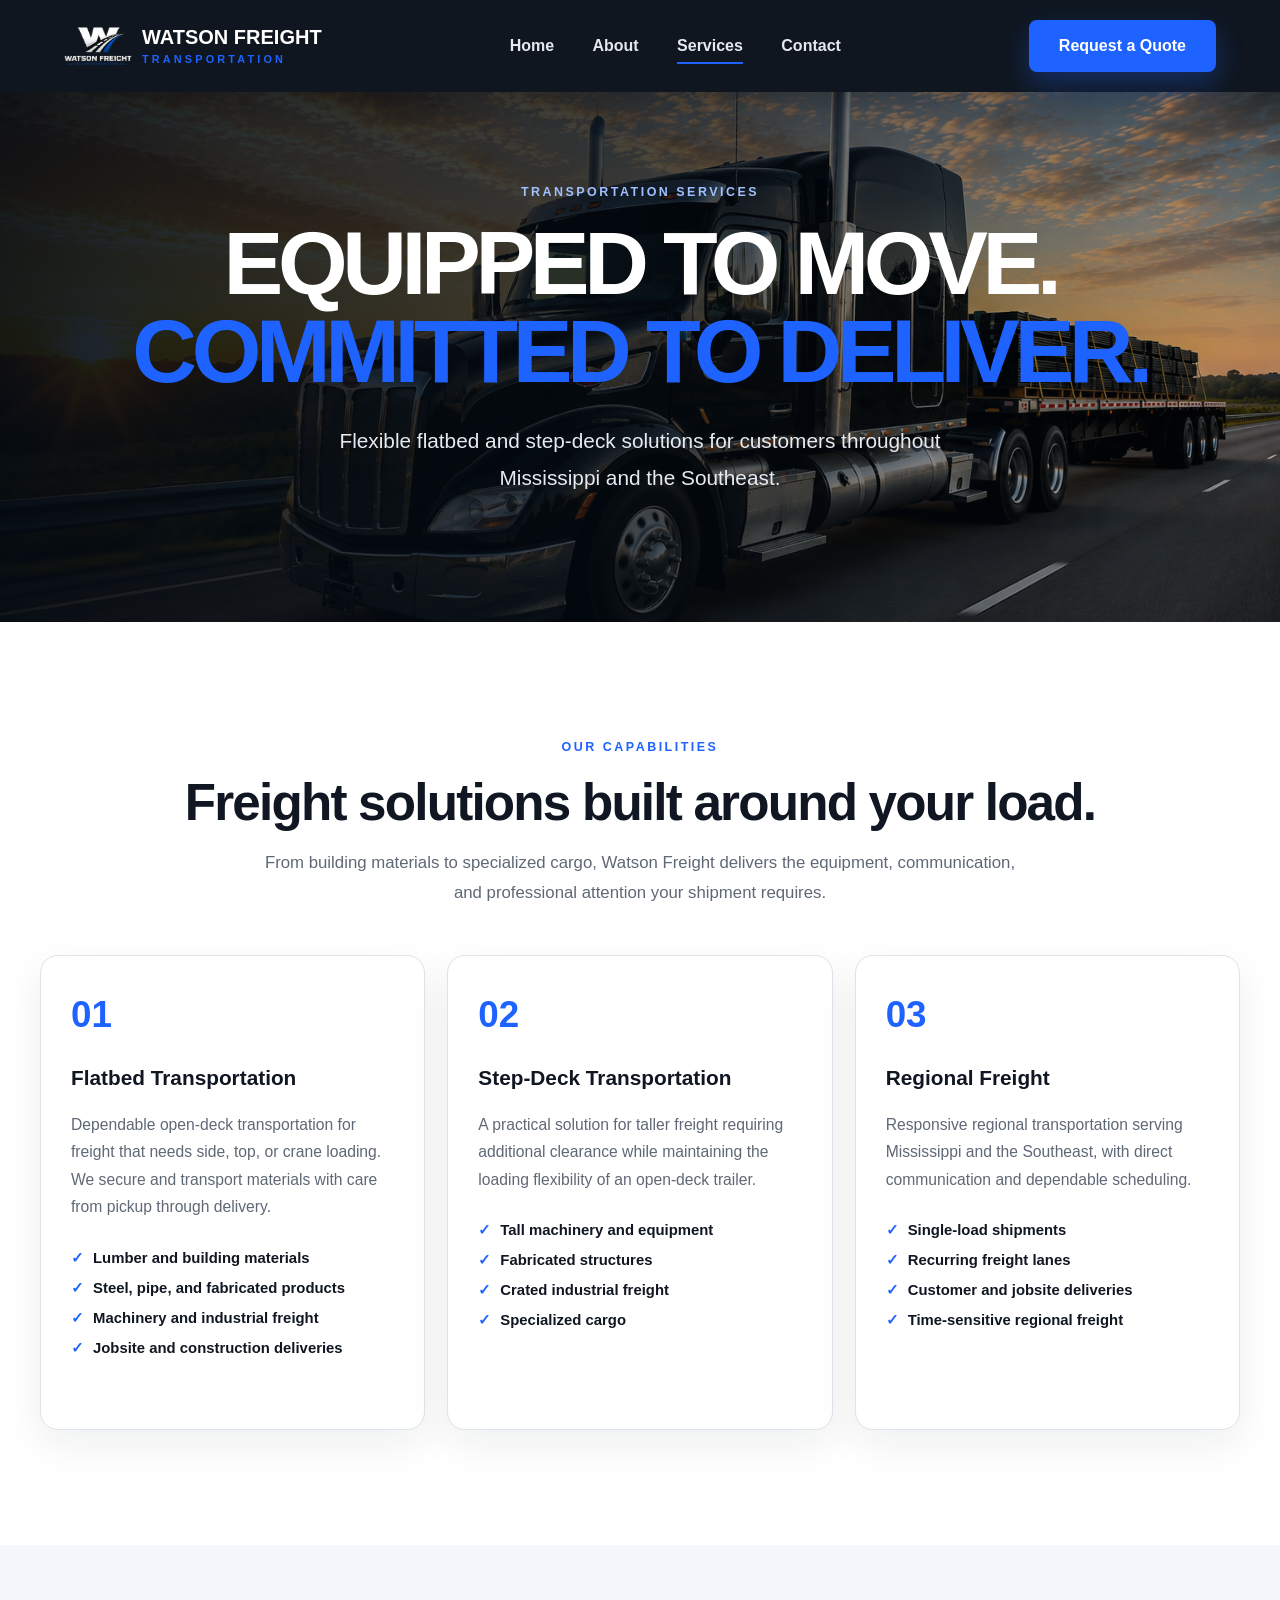
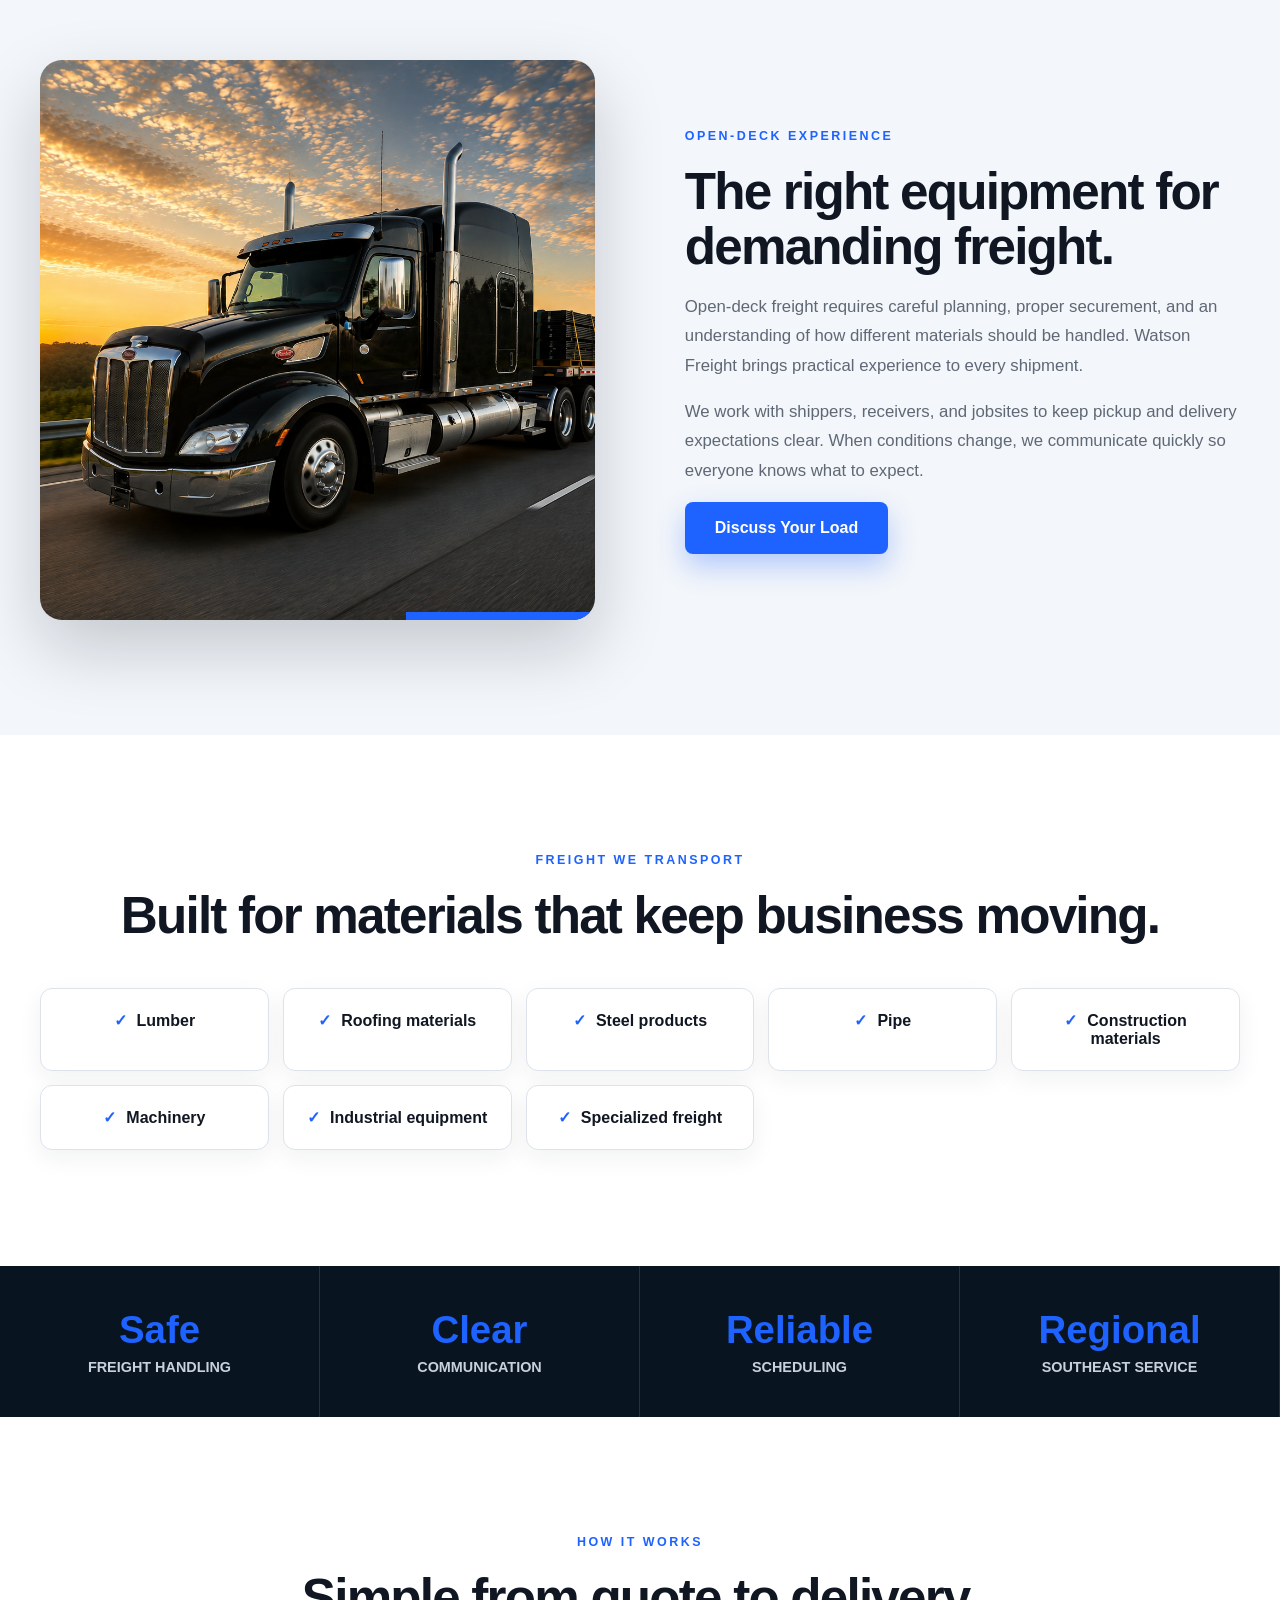
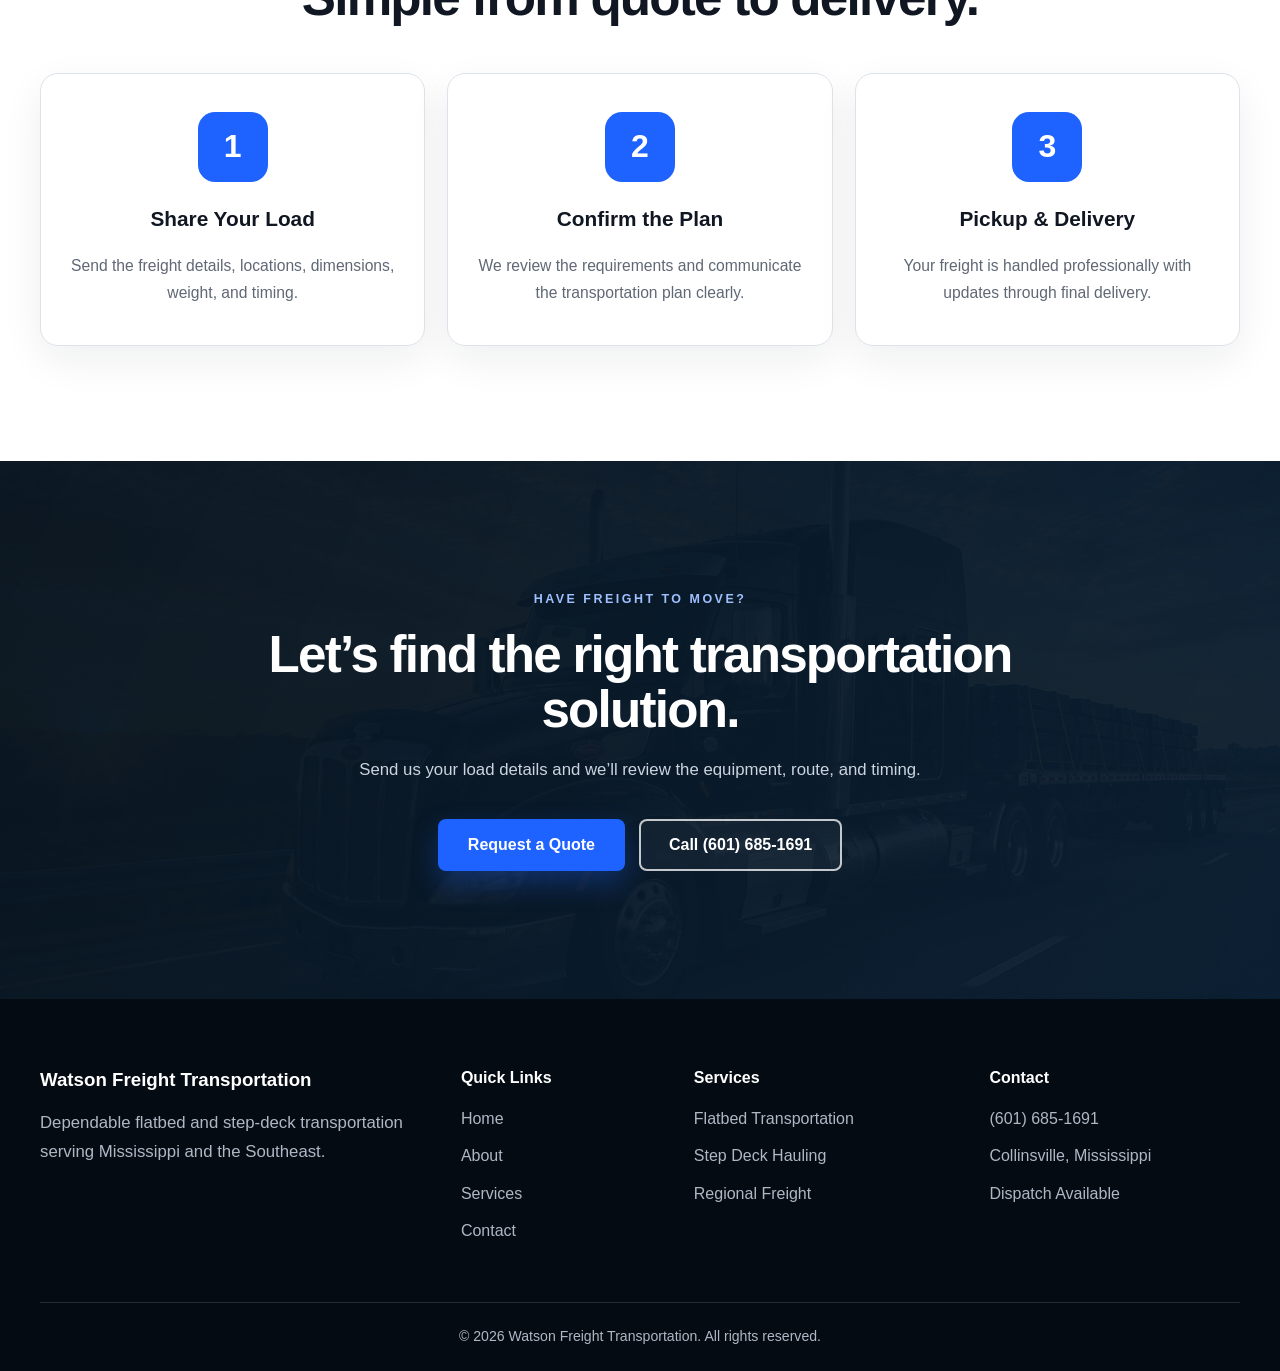
<file: services.html>
<!doctype html>
<html lang="en">
<head>
  <meta charset="utf-8">
  <meta name="viewport" content="width=device-width, initial-scale=1">
  <title>Transportation Services | Watson Freight Transportation</title>
  <meta name="description" content="Flatbed, step-deck, construction material, and regional freight transportation.">
  <meta name="theme-color" content="#081521">
  <link rel="icon" href="images/watson-logo.png">
  <link rel="stylesheet" href="style.css">
</head>
<body>
<link rel="preload" as="image" href="images/watson-logo.png"/><link rel="preload" as="image" href="images/hero-truck.jpg"/><main><header class="site-header"><a class="brand" href="index.html" aria-label="Watson Freight home"><img src="images/watson-logo.png" alt=""/><span><strong>Watson Freight</strong><small>Transportation</small></span></a><nav aria-label="Main navigation"><a href="index.html">Home</a><a href="about.html">About</a><a class="active" href="services.html">Services</a><a href="contact.html">Contact</a></nav><a class="button button-primary header-quote" href="quote.html">Request a Quote</a></header><section class="hero" style="min-height:520px"><div class="hero-shade"></div><div class="hero-inner" style="text-align:center"><p class="eyebrow light">Transportation Services</p><h1 style="max-width:1050px;margin-inline:auto;font-size:clamp(3rem, 7vw, 5.8rem)">Equipped to move.<br/><span>Committed to deliver.</span></h1><p class="hero-copy" style="margin-inline:auto">Flexible flatbed and step-deck solutions for customers throughout Mississippi and the Southeast.</p></div></section><section class="section centered"><p class="eyebrow">Our Capabilities</p><h2>Freight solutions built around your load.</h2><p class="section-intro">From building materials to specialized cargo, Watson Freight delivers the equipment, communication, and professional attention your shipment requires.</p><div class="card-grid three"><article class="feature-card"><span class="number">01</span><h3>Flatbed Transportation</h3><p>Dependable open-deck transportation for freight that needs side, top, or crane loading. We secure and transport materials with care from pickup through delivery.</p><ul class="check-list" style="grid-template-columns:1fr;text-align:left;font-size:.93rem"><li>Lumber and building materials</li><li>Steel, pipe, and fabricated products</li><li>Machinery and industrial freight</li><li>Jobsite and construction deliveries</li></ul></article><article class="feature-card"><span class="number">02</span><h3>Step-Deck Transportation</h3><p>A practical solution for taller freight requiring additional clearance while maintaining the loading flexibility of an open-deck trailer.</p><ul class="check-list" style="grid-template-columns:1fr;text-align:left;font-size:.93rem"><li>Tall machinery and equipment</li><li>Fabricated structures</li><li>Crated industrial freight</li><li>Specialized cargo</li></ul></article><article class="feature-card"><span class="number">03</span><h3>Regional Freight</h3><p>Responsive regional transportation serving Mississippi and the Southeast, with direct communication and dependable scheduling.</p><ul class="check-list" style="grid-template-columns:1fr;text-align:left;font-size:.93rem"><li>Single-load shipments</li><li>Recurring freight lanes</li><li>Customer and jobsite deliveries</li><li>Time-sensitive regional freight</li></ul></article></div></section><section class="section section-muted split-section"><div class="image-frame"><img src="images/hero-truck.jpg" alt="Watson Freight flatbed transportation equipment"/></div><div><p class="eyebrow">Open-Deck Experience</p><h2>The right equipment for demanding freight.</h2><p>Open-deck freight requires careful planning, proper securement, and an understanding of how different materials should be handled. Watson Freight brings practical experience to every shipment.</p><p>We work with shippers, receivers, and jobsites to keep pickup and delivery expectations clear. When conditions change, we communicate quickly so everyone knows what to expect.</p><a class="button button-primary" href="quote.html">Discuss Your Load</a></div></section><section class="section centered"><p class="eyebrow">Freight We Transport</p><h2>Built for materials that keep business moving.</h2><div style="display:grid;grid-template-columns:repeat(auto-fit, minmax(220px, 1fr));gap:14px;margin-top:45px"><div style="padding:22px 18px;border:1px solid var(--line);border-radius:12px;background:white;box-shadow:0 8px 24px rgba(14,26,41,.06);font-weight:800"><span style="color:var(--blue);margin-right:10px">✓</span>Lumber</div><div style="padding:22px 18px;border:1px solid var(--line);border-radius:12px;background:white;box-shadow:0 8px 24px rgba(14,26,41,.06);font-weight:800"><span style="color:var(--blue);margin-right:10px">✓</span>Roofing materials</div><div style="padding:22px 18px;border:1px solid var(--line);border-radius:12px;background:white;box-shadow:0 8px 24px rgba(14,26,41,.06);font-weight:800"><span style="color:var(--blue);margin-right:10px">✓</span>Steel products</div><div style="padding:22px 18px;border:1px solid var(--line);border-radius:12px;background:white;box-shadow:0 8px 24px rgba(14,26,41,.06);font-weight:800"><span style="color:var(--blue);margin-right:10px">✓</span>Pipe</div><div style="padding:22px 18px;border:1px solid var(--line);border-radius:12px;background:white;box-shadow:0 8px 24px rgba(14,26,41,.06);font-weight:800"><span style="color:var(--blue);margin-right:10px">✓</span>Construction materials</div><div style="padding:22px 18px;border:1px solid var(--line);border-radius:12px;background:white;box-shadow:0 8px 24px rgba(14,26,41,.06);font-weight:800"><span style="color:var(--blue);margin-right:10px">✓</span>Machinery</div><div style="padding:22px 18px;border:1px solid var(--line);border-radius:12px;background:white;box-shadow:0 8px 24px rgba(14,26,41,.06);font-weight:800"><span style="color:var(--blue);margin-right:10px">✓</span>Industrial equipment</div><div style="padding:22px 18px;border:1px solid var(--line);border-radius:12px;background:white;box-shadow:0 8px 24px rgba(14,26,41,.06);font-weight:800"><span style="color:var(--blue);margin-right:10px">✓</span>Specialized freight</div></div></section><section class="fact-strip" aria-label="Service advantages"><div><strong>Safe</strong><span>Freight Handling</span></div><div><strong>Clear</strong><span>Communication</span></div><div><strong>Reliable</strong><span>Scheduling</span></div><div><strong>Regional</strong><span>Southeast Service</span></div></section><section class="section centered"><p class="eyebrow">How It Works</p><h2>Simple from quote to delivery.</h2><div class="card-grid three"><article class="service-card"><span class="service-icon">1</span><h3>Share Your Load</h3><p>Send the freight details, locations, dimensions, weight, and timing.</p></article><article class="service-card"><span class="service-icon">2</span><h3>Confirm the Plan</h3><p>We review the requirements and communicate the transportation plan clearly.</p></article><article class="service-card"><span class="service-icon">3</span><h3>Pickup &amp; Delivery</h3><p>Your freight is handled professionally with updates through final delivery.</p></article></div></section><section class="cta"><p class="eyebrow light">Have Freight to Move?</p><h2>Let’s find the right transportation solution.</h2><p>Send us your load details and we’ll review the equipment, route, and timing.</p><div class="button-row centered-row"><a class="button button-primary" href="quote.html">Request a Quote</a><a class="button button-outline" href="tel:6016851691">Call (601) 685-1691</a></div></section><footer class="footer"><div class="footer-grid"><div><h3>Watson Freight Transportation</h3><p>Dependable flatbed and step-deck transportation serving Mississippi and the Southeast.</p></div><div><h4>Quick Links</h4><a href="index.html">Home</a><a href="about.html">About</a><a href="services.html">Services</a><a href="contact.html">Contact</a></div><div><h4>Services</h4><span>Flatbed Transportation</span><span>Step Deck Hauling</span><span>Regional Freight</span></div><div><h4>Contact</h4><a href="tel:6016851691">(601) 685-1691</a><span>Collinsville, Mississippi</span><span>Dispatch Available</span></div></div><p class="copyright">© 2026 Watson Freight Transportation. All rights reserved.</p></footer></main>
<script src="main.js" defer></script>
</body>
</html>
</file>
<file: style.css>
:root {
  --blue: #1e63ff;
  --blue-dark: #114ac2;
  --navy: #081521;
  --ink: #101722;
  --muted: #5f6875;
  --line: #dde3eb;
  --soft: #f3f6fa;
  --white: #ffffff;
}

* { box-sizing: border-box; }
html { scroll-behavior: smooth; }
body { margin: 0; color: var(--ink); background: var(--white); font-family: Arial, Helvetica, sans-serif; }
a { color: inherit; text-decoration: none; }
img { display: block; max-width: 100%; }
p { color: var(--muted); font-size: 1.05rem; line-height: 1.75; }
h1, h2, h3, h4, p { margin-top: 0; }
h2 { margin-bottom: 1.1rem; font-size: clamp(2.1rem, 4vw, 3.5rem); line-height: 1.08; letter-spacing: -0.035em; }

.site-header {
  position: sticky; top: 0; z-index: 30; display: grid; grid-template-columns: auto 1fr auto;
  align-items: center; min-height: 92px; padding: 10px clamp(20px, 5vw, 80px); color: white;
  background: rgba(8, 15, 24, .97); box-shadow: 0 8px 26px rgba(0,0,0,.18);
}
.brand { display: flex; align-items: center; gap: 10px; }
.brand img { width: 68px; height: 68px; object-fit: contain; }
.brand span { display: flex; flex-direction: column; line-height: 1; }
.brand strong { font-size: 1.25rem; text-transform: uppercase; }
.brand small { margin-top: 7px; color: var(--blue); font-size: .68rem; font-weight: 800; letter-spacing: .29em; text-transform: uppercase; }
.site-header nav { display: flex; justify-content: center; gap: clamp(18px, 3vw, 40px); font-weight: 700; }
.site-header nav a { position: relative; padding: 12px 0; color: #e5e9ef; }
.site-header nav a::after { position: absolute; right: 0; bottom: 3px; left: 0; height: 2px; content: ""; background: var(--blue); transform: scaleX(0); transition: transform .2s ease; }
.site-header nav a:hover::after, .site-header nav a.active::after { transform: scaleX(1); }

.button { display: inline-flex; align-items: center; justify-content: center; min-height: 52px; padding: 0 28px; border: 2px solid transparent; border-radius: 8px; font-weight: 800; transition: transform .2s ease, background .2s ease, box-shadow .2s ease; }
.button:hover { transform: translateY(-2px); }
.button-primary { color: white; background: var(--blue); box-shadow: 0 12px 28px rgba(30, 99, 255, .3); }
.button-primary:hover { background: var(--blue-dark); }
.button-outline { color: white; border-color: rgba(255,255,255,.75); background: rgba(255,255,255,.04); }
.button-outline:hover { background: rgba(255,255,255,.13); }
.button-row { display: flex; flex-wrap: wrap; gap: 14px; }

.hero { position: relative; min-height: calc(92vh - 92px); display: flex; align-items: center; overflow: hidden; color: white; background: var(--navy) url("/images/hero-truck.jpg") center/cover no-repeat; }
.hero-shade { position: absolute; inset: 0; background: linear-gradient(90deg, rgba(3,10,18,.92) 0%, rgba(3,10,18,.74) 48%, rgba(3,10,18,.2) 100%); }
.hero-inner { position: relative; z-index: 1; width: min(1200px, calc(100% - 40px)); margin: auto; padding: 90px 0; }
.hero h1 { max-width: 900px; margin: 0 0 28px; font-size: clamp(3rem, 7vw, 6.2rem); font-weight: 900; line-height: .98; letter-spacing: -.06em; text-transform: uppercase; }
.hero h1 span { color: var(--blue); }
.hero-copy { max-width: 660px; margin-bottom: 36px; color: #e7ebf1; font-size: clamp(1.05rem, 2vw, 1.3rem); }
.eyebrow { margin-bottom: 16px; color: var(--blue); font-size: .78rem; font-weight: 900; letter-spacing: .2em; text-transform: uppercase; }
.eyebrow.light { color: #9fc0ff; }

.section { width: min(1200px, calc(100% - 40px)); margin: auto; padding: clamp(75px, 9vw, 125px) 0; }
.section-muted { width: 100%; padding-right: max(20px, calc((100% - 1200px)/2)); padding-left: max(20px, calc((100% - 1200px)/2)); background: var(--soft); }
.centered { text-align: center; }
.section-intro { max-width: 760px; margin: 0 auto 45px; }
.split-section { display: grid; grid-template-columns: 1fr 1fr; align-items: center; gap: clamp(40px, 7vw, 90px); }
.split-section p:not(.eyebrow) { max-width: 650px; }
.image-frame { position: relative; overflow: hidden; min-height: 560px; border-radius: 22px; background: #d9e0e8; box-shadow: 0 28px 70px rgba(8,21,33,.2); }
.image-frame::after { position: absolute; right: 0; bottom: 0; width: 34%; height: 8px; content: ""; background: var(--blue); }
.image-frame img { width: 100%; height: 100%; min-height: 560px; object-fit: cover; }
.check-list { display: grid; grid-template-columns: 1fr 1fr; gap: 12px 24px; margin: 28px 0 34px; padding: 0; list-style: none; font-weight: 700; }
.check-list li::before { margin-right: 9px; color: var(--blue); content: "✓"; }

.fact-strip { display: grid; grid-template-columns: repeat(4, 1fr); color: white; background: var(--navy); }
.fact-strip div { display: flex; flex-direction: column; align-items: center; padding: 42px 20px; border-right: 1px solid rgba(255,255,255,.12); text-align: center; }
.fact-strip strong { color: var(--blue); font-size: clamp(1.7rem, 3vw, 2.6rem); }
.fact-strip span { margin-top: 7px; color: #c7d0dc; font-size: .9rem; font-weight: 700; text-transform: uppercase; }

.card-grid { display: grid; gap: 22px; margin-top: 48px; }
.card-grid.three { grid-template-columns: repeat(3, 1fr); }
.card-grid.four { grid-template-columns: repeat(4, 1fr); }
.service-card, .feature-card { height: 100%; padding: 38px 30px; border: 1px solid var(--line); border-radius: 18px; background: white; box-shadow: 0 14px 40px rgba(14,26,41,.07); transition: transform .25s ease, box-shadow .25s ease; }
.service-card:hover, .feature-card:hover { transform: translateY(-8px); box-shadow: 0 24px 55px rgba(14,26,41,.13); }
.service-card h3, .feature-card h3 { font-size: 1.3rem; }
.service-card p, .feature-card p { margin-bottom: 0; font-size: .98rem; }
.service-icon { display: grid; width: 70px; height: 70px; place-items: center; margin: 0 auto 25px; color: white; border-radius: 17px; background: var(--blue); font-size: 2rem; font-weight: 900; }
.feature-card { text-align: left; }
.feature-card .number { display: block; margin-bottom: 30px; color: var(--blue); font-size: 2.3rem; font-weight: 900; }

.equipment-grid { display: grid; grid-template-columns: repeat(3, 1fr); gap: 22px; margin-top: 48px; text-align: left; }
.equipment-card { position: relative; min-height: 430px; overflow: hidden; border-radius: 20px; color: white; background: var(--navy) url("/images/hero-truck.jpg") center/cover no-repeat; box-shadow: 0 18px 45px rgba(8,21,33,.2); }
.equipment-card::after { position: absolute; inset: 0; content: ""; background: linear-gradient(180deg, transparent 25%, rgba(4,11,20,.92) 100%); }
.equipment-card > div { position: absolute; z-index: 1; right: 0; bottom: 0; left: 0; padding: 34px; }
.equipment-card h3 { margin-bottom: 10px; font-size: 1.7rem; }
.equipment-card p { color: #d7dde6; }
.equipment-card a { color: #8bb2ff; font-weight: 800; }

.cta { padding: clamp(80px, 10vw, 130px) 20px; color: white; background: linear-gradient(115deg, rgba(8,21,33,.98), rgba(10,31,51,.94)), url("/images/hero-truck.jpg") center/cover; text-align: center; }
.cta h2 { max-width: 850px; margin-right: auto; margin-left: auto; }
.cta > p:not(.eyebrow) { max-width: 760px; margin: 0 auto 35px; color: #cbd4df; }
.centered-row { justify-content: center; }

.footer { padding: 70px max(20px, calc((100% - 1200px)/2)) 22px; color: white; background: #050b12; }
.footer-grid { display: grid; grid-template-columns: 1.5fr .75fr 1fr 1fr; gap: 45px; padding-bottom: 48px; }
.footer h3, .footer h4 { margin-bottom: 18px; }
.footer p, .footer span, .footer a { display: block; margin-bottom: 10px; color: #aeb8c5; line-height: 1.7; }
.footer a:hover { color: #86adff; }
.copyright { margin: 0 !important; padding-top: 22px; border-top: 1px solid rgba(255,255,255,.13); font-size: .88rem !important; text-align: center; }

@media (max-width: 900px) {
  .site-header { grid-template-columns: 1fr auto; }
  .site-header nav { display: none; }
  .split-section { grid-template-columns: 1fr; }
  .image-frame, .image-frame img { min-height: 420px; }
  .card-grid.four { grid-template-columns: 1fr 1fr; }
  .equipment-grid { grid-template-columns: 1fr; }
  .equipment-card { min-height: 360px; }
  .footer-grid { grid-template-columns: 1fr 1fr; }
}

@media (max-width: 640px) {
  .site-header { min-height: 78px; padding: 8px 16px; }
  .brand img { width: 54px; height: 54px; }
  .brand strong { font-size: 1rem; }
  .brand small { font-size: .55rem; }
  .header-quote { min-height: 44px; padding: 0 15px; font-size: .8rem; }
  .hero { min-height: 720px; }
  .hero-shade { background: rgba(3,10,18,.76); }
  .hero-inner { text-align: center; }
  .hero h1 { font-size: clamp(2.7rem, 14vw, 4.2rem); }
  .hero-copy { margin-right: auto; margin-left: auto; }
  .button-row { justify-content: center; }
  .button { width: 100%; }
  .check-list, .card-grid.three, .card-grid.four, .fact-strip, .footer-grid { grid-template-columns: 1fr; }
  .fact-strip div { border-right: 0; border-bottom: 1px solid rgba(255,255,255,.12); }
  .image-frame, .image-frame img { min-height: 320px; }
  .service-card, .feature-card { padding: 30px 24px; }
}

@media (prefers-reduced-motion: reduce) {
  *, *::before, *::after { scroll-behavior: auto !important; transition: none !important; }
}
</file>
